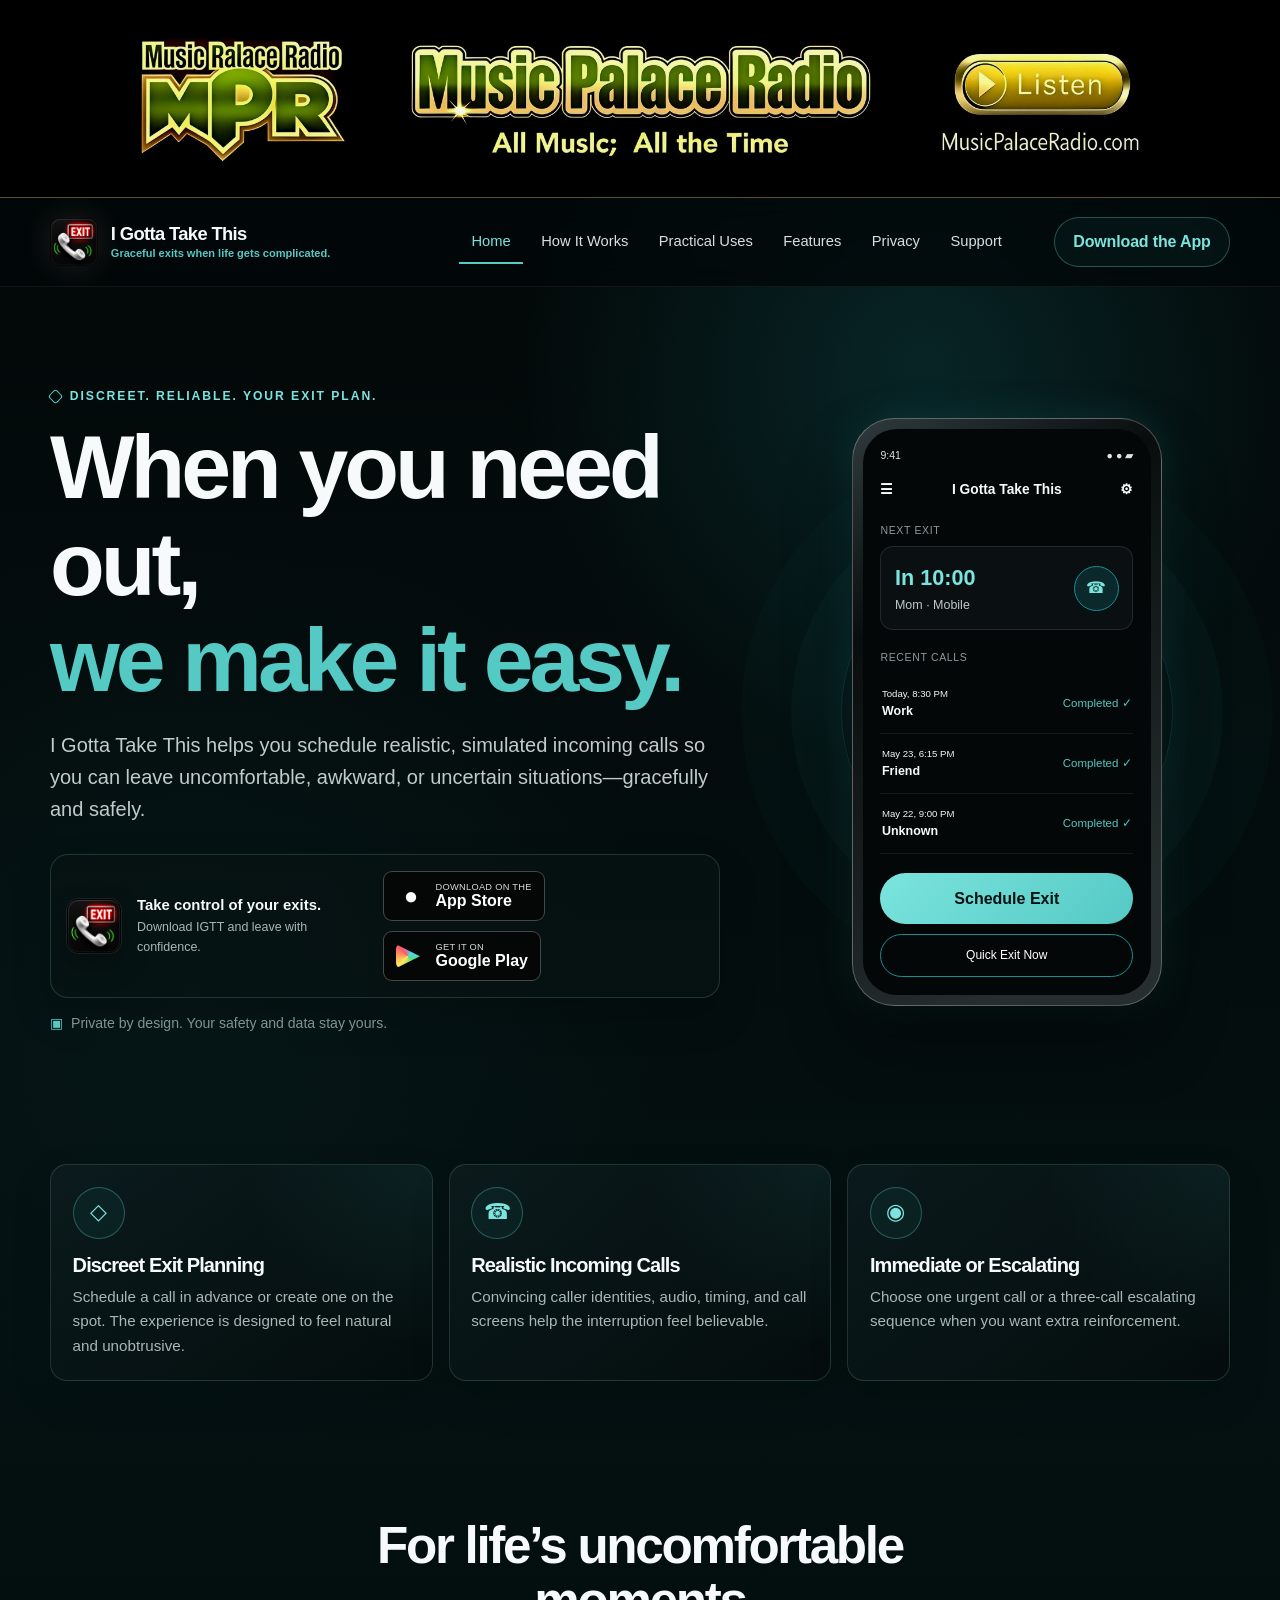
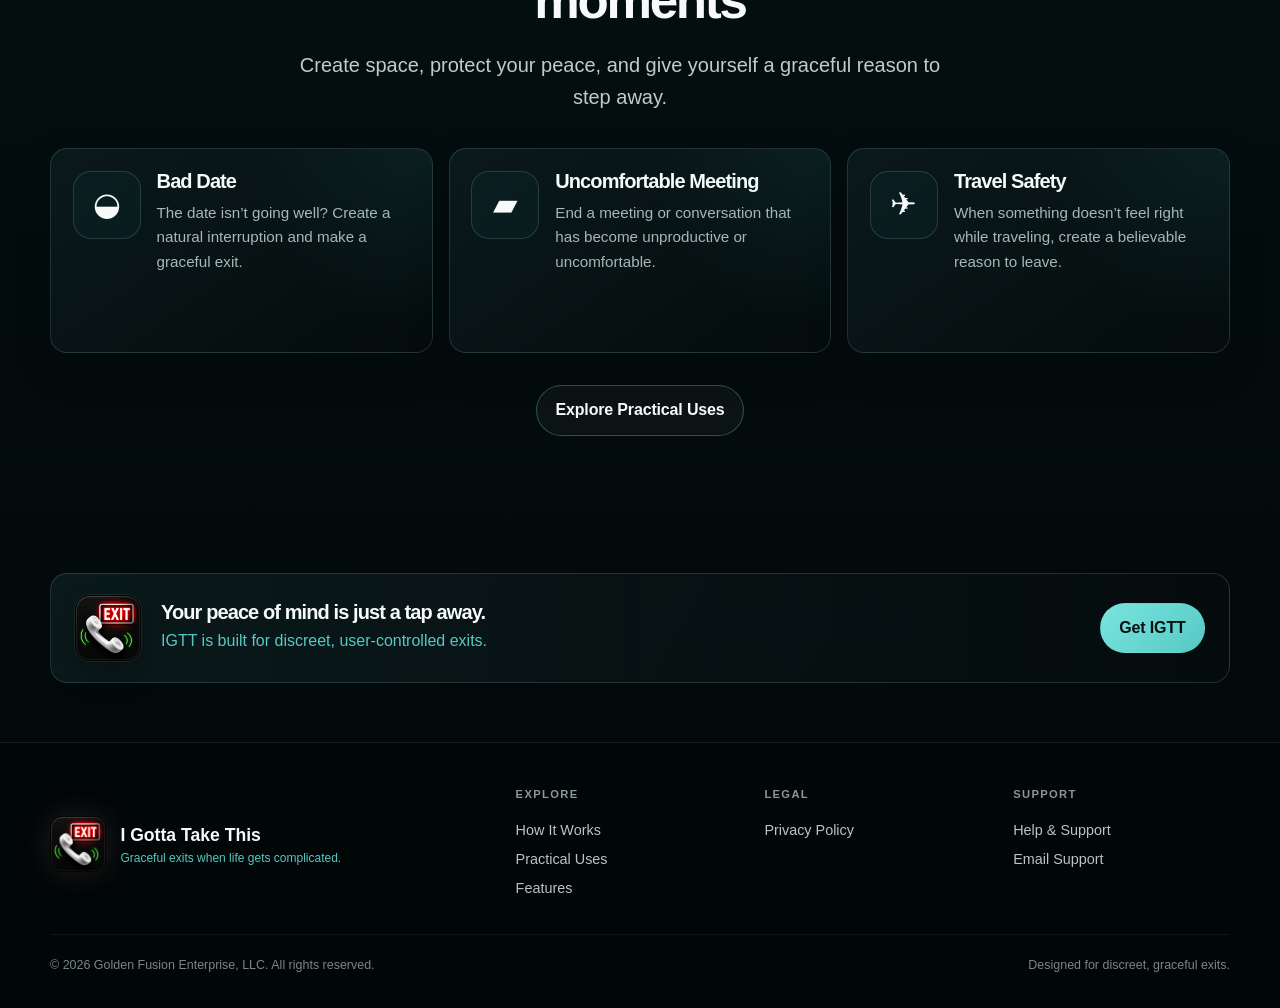
<file: index.html>
<!doctype html>
<html lang="en">
<head>
  <meta charset="utf-8">
  <meta name="viewport" content="width=device-width, initial-scale=1">
  <title>I Gotta Take This | Graceful exits when life gets complicated</title>
  <meta name="description" content="I Gotta Take This helps you schedule realistic simulated incoming calls so you can leave uncomfortable, awkward, or uncertain situations gracefully and safely.">
  <meta name="theme-color" content="#041011">
  <meta property="og:title" content="I Gotta Take This">
  <meta property="og:description" content="Graceful exits when life gets complicated.">
  <meta property="og:type" content="website">
  <meta property="og:url" content="https://igottatakethis.com/">
  <link rel="icon" href="assets/favicon-64.png" type="image/png"><link rel="apple-touch-icon" href="assets/apple-touch-icon.png">
  <link rel="stylesheet" href="styles.css">
  <script src="site.js?v=20261009-store-links" defer></script>
  <!-- Metricool website analytics -->
  <script>function loadScript(a){var b=document.getElementsByTagName("head")[0],c=document.createElement("script");c.type="text/javascript",c.src="https://tracker.metricool.com/resources/be.js",c.onreadystatechange=a,c.onload=a,b.appendChild(c)}loadScript(function(){beTracker.t({hash:"865f861161508ff4e2f3a29f8a209556"})});</script>
</head>
<body>
  <a class="skip-link" href="#main">Skip to content</a>
  <header class="site-header">
    <div class="header-inner">
      <a class="brand" href="index.html" aria-label="I Gotta Take This home">
        <img class="brand-icon" src="assets/igtt-icon.png" alt="">
        <span class="brand-copy"><span class="brand-name">I Gotta Take This</span><span class="brand-tagline">Graceful exits when life gets complicated.</span></span>
      </a>
      <button class="menu-button" type="button" aria-expanded="false" aria-label="Open navigation" data-menu-button>☰</button>
      <nav class="nav" aria-label="Primary" data-menu>
        <a class="active" href="index.html" aria-current="page">Home</a>
        <a href="how-it-works.html">How It Works</a>
        <a href="practical-uses.html">Practical Uses</a>
        <a href="features.html">Features</a>
        <a href="privacy.html">Privacy</a>
        <a href="support.html">Support</a>
      </nav>
      <a class="header-cta" href="#download">Download the App</a>
    </div>
  </header>

  <main id="main">
    <section class="hero">
      <div class="container hero-grid">
        <div class="hero-copy">
          <p class="eyebrow">Discreet. Reliable. Your exit plan.</p>
          <h1>When you need out,<br><span class="accent">we make it easy.</span></h1>
          <p class="lead">I Gotta Take This helps you schedule realistic, simulated incoming calls so you can leave uncomfortable, awkward, or uncertain situations—gracefully and safely.</p>
          <div class="download-card" id="download">
            <img class="app-icon" src="assets/igtt-icon.png" alt="I Gotta Take This app icon">
            <div class="download-copy"><strong>Take control of your exits.</strong><span>Download IGTT and leave with confidence.</span></div>
            <div class="store-badges" aria-label="Download the app">
              <a class="store-badge" href="https://apps.apple.com/us/app/i-gotta-take-this/id6793546098" data-store="apple" target="_blank" rel="noopener">
                <span class="store-symbol" aria-hidden="true">●</span><span><span class="store-small">Download on the</span><span class="store-name">App Store</span></span>
              </a>
              <a class="store-badge" href="https://play.google.com/store/apps/details?id=com.igottatakethis.app" data-store="google" target="_blank" rel="noopener">
                <span class="play-mark" aria-hidden="true"></span><span><span class="store-small">Get it on</span><span class="store-name">Google Play</span></span>
              </a>
            </div>
          </div>
          <p class="privacy-note"><span class="mini-lock" aria-hidden="true">▣</span> Private by design. Your safety and data stay yours.</p>
        </div>

        <div class="phone-stage" aria-label="Illustration of the I Gotta Take This app">
          <div class="phone">
            <div class="phone-screen">
              <div class="phone-status"><span>9:41</span><span>● ● ▰</span></div>
              <div class="phone-title"><span>☰</span><strong>I Gotta Take This</strong><span>⚙</span></div>
              <div class="phone-label">Next Exit</div>
              <div class="next-call"><div><strong>In 10:00</strong><span>Mom · Mobile</span></div><div class="call-button">☎</div></div>
              <div class="recent">
                <div class="phone-label">Recent Calls</div>
                <div class="recent-row"><div><small>Today, 8:30 PM</small><strong>Work</strong></div><span>Completed ✓</span></div>
                <div class="recent-row"><div><small>May 23, 6:15 PM</small><strong>Friend</strong></div><span>Completed ✓</span></div>
                <div class="recent-row"><div><small>May 22, 9:00 PM</small><strong>Unknown</strong></div><span>Completed ✓</span></div>
              </div>
              <div class="phone-main-button">Schedule Exit</div>
              <div class="phone-secondary">Quick Exit Now</div>
            </div>
          </div>
        </div>
      </div>
    </section>

    <section class="section compact">
      <div class="container card-grid three">
        <article class="card feature-card"><div class="icon-badge">◇</div><h3>Discreet Exit Planning</h3><p>Schedule a call in advance or create one on the spot. The experience is designed to feel natural and unobtrusive.</p></article>
        <article class="card feature-card"><div class="icon-badge">☎</div><h3>Realistic Incoming Calls</h3><p>Convincing caller identities, audio, timing, and call screens help the interruption feel believable.</p></article>
        <article class="card feature-card"><div class="icon-badge">◉</div><h3>Immediate or Escalating</h3><p>Choose one urgent call or a three-call escalating sequence when you want extra reinforcement.</p></article>
      </div>
    </section>

    <section class="section compact use-cases">
      <div class="container">
        <div class="section-heading center"><h2>For life’s uncomfortable moments</h2><p class="lead">Create space, protect your peace, and give yourself a graceful reason to step away.</p></div>
        <div class="card-grid three">
          <article class="card use-case-card"><div class="scenario"><div class="scenario-art" aria-hidden="true">◒</div><div><h3>Bad Date</h3><p>The date isn’t going well? Create a natural interruption and make a graceful exit.</p></div></div></article>
          <article class="card use-case-card"><div class="scenario"><div class="scenario-art" aria-hidden="true">▰</div><div><h3>Uncomfortable Meeting</h3><p>End a meeting or conversation that has become unproductive or uncomfortable.</p></div></div></article>
          <article class="card use-case-card"><div class="scenario"><div class="scenario-art" aria-hidden="true">✈</div><div><h3>Travel Safety</h3><p>When something doesn’t feel right while traveling, create a believable reason to leave.</p></div></div></article>
        </div>
        <div class="hero-actions" style="justify-content:center; margin-top:2rem"><a class="button secondary" href="practical-uses.html">Explore Practical Uses</a></div>
      </div>
    </section>

    <section class="section compact">
      <div class="container callout">
        <img class="app-icon" src="assets/igtt-icon.png" alt="">
        <div><h3>Your peace of mind is just a tap away.</h3><p>IGTT is built for discreet, user-controlled exits.</p></div>
        <a class="button primary" href="#download">Get IGTT</a>
      </div>
    </section>
  </main>

  <footer class="site-footer">
    <div class="container">
      <div class="footer-grid">
        <div class="footer-brand"><img class="brand-icon" src="assets/igtt-icon.png" alt=""><div><div class="footer-title">I Gotta Take This</div><div class="footer-tag">Graceful exits when life gets complicated.</div></div></div>
        <div class="footer-col"><h4>Explore</h4><a href="how-it-works.html">How It Works</a><a href="practical-uses.html">Practical Uses</a><a href="features.html">Features</a></div>
        <div class="footer-col"><h4>Legal</h4><a href="privacy.html">Privacy Policy</a></div>
        <div class="footer-col"><h4>Support</h4><a href="support.html">Help & Support</a><a href="mailto:support@igottatakethis.com">Email Support</a></div>
      </div>
      <div class="footer-bottom"><span>© <span data-year>2026</span> Golden Fusion Enterprise, LLC. All rights reserved.</span><span>Designed for discreet, graceful exits.</span></div>
    </div>
  </footer>
</body>
</html>
</file>
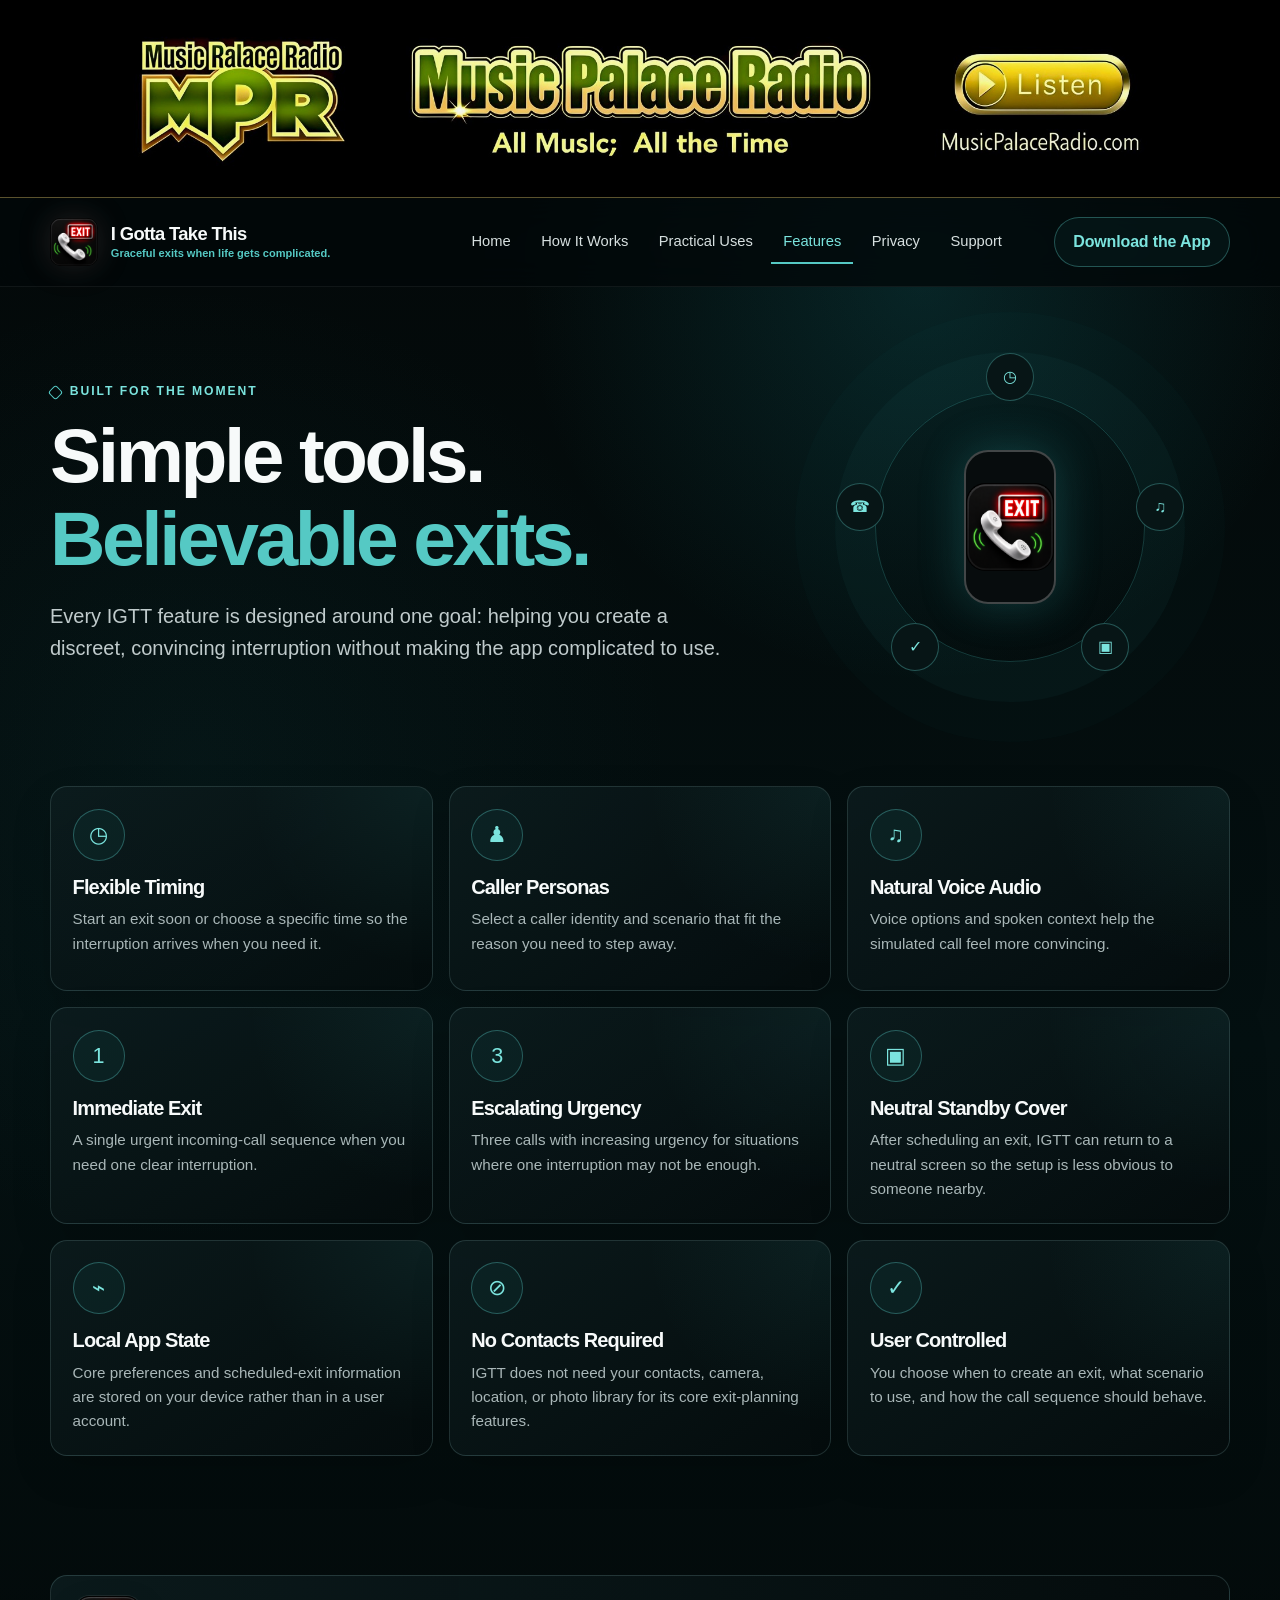
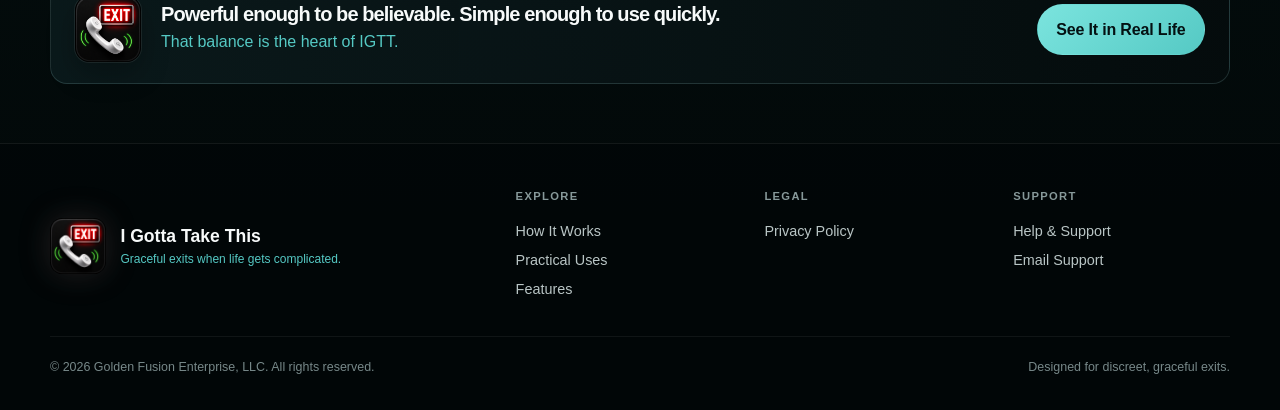
<file: features.html>
<!doctype html>
<html lang="en"><head><meta charset="utf-8"><meta name="viewport" content="width=device-width, initial-scale=1"><title>Features | I Gotta Take This</title><meta name="description" content="Explore the discreet exit-planning, realistic simulated call, voice, timing, and privacy features in I Gotta Take This."><meta name="theme-color" content="#041011"><link rel="icon" href="assets/favicon-64.png" type="image/png"><link rel="apple-touch-icon" href="assets/apple-touch-icon.png"><link rel="stylesheet" href="styles.css"><script src="site.js" defer></script>  <!-- Metricool website analytics -->
  <script>function loadScript(a){var b=document.getElementsByTagName("head")[0],c=document.createElement("script");c.type="text/javascript",c.src="https://tracker.metricool.com/resources/be.js",c.onreadystatechange=a,c.onload=a,b.appendChild(c)}loadScript(function(){beTracker.t({hash:"865f861161508ff4e2f3a29f8a209556"})});</script>
</head>
<body><a class="skip-link" href="#main">Skip to content</a>
<header class="site-header"><div class="header-inner"><a class="brand" href="index.html"><img class="brand-icon" src="assets/igtt-icon.png" alt=""><span class="brand-copy"><span class="brand-name">I Gotta Take This</span><span class="brand-tagline">Graceful exits when life gets complicated.</span></span></a><button class="menu-button" type="button" aria-expanded="false" aria-label="Open navigation" data-menu-button>☰</button><nav class="nav" aria-label="Primary" data-menu><a href="index.html">Home</a><a href="how-it-works.html">How It Works</a><a href="practical-uses.html">Practical Uses</a><a class="active" href="features.html" aria-current="page">Features</a><a href="privacy.html">Privacy</a><a href="support.html">Support</a></nav><a class="header-cta" href="index.html#download">Download the App</a></div></header>
<main id="main">
<section class="page-hero"><div class="container page-hero-grid"><div><p class="eyebrow">Built for the moment</p><h1>Simple tools.<br><span class="accent">Believable exits.</span></h1><p class="lead">Every IGTT feature is designed around one goal: helping you create a discreet, convincing interruption without making the app complicated to use.</p></div><div class="orbit-art" aria-hidden="true"><div class="orbit"><div class="orbit-core"><img src="assets/igtt-icon.png" alt=""></div></div><div class="orbit-node n1">◷</div><div class="orbit-node n2">☎</div><div class="orbit-node n3">♫</div><div class="orbit-node n4">✓</div><div class="orbit-node n5">▣</div></div></div></section>
<section class="section compact"><div class="container card-grid three">
<article class="card feature-card"><div class="icon-badge">◷</div><h3>Flexible Timing</h3><p>Start an exit soon or choose a specific time so the interruption arrives when you need it.</p></article>
<article class="card feature-card"><div class="icon-badge">♟</div><h3>Caller Personas</h3><p>Select a caller identity and scenario that fit the reason you need to step away.</p></article>
<article class="card feature-card"><div class="icon-badge">♫</div><h3>Natural Voice Audio</h3><p>Voice options and spoken context help the simulated call feel more convincing.</p></article>
<article class="card feature-card"><div class="icon-badge">1</div><h3>Immediate Exit</h3><p>A single urgent incoming-call sequence when you need one clear interruption.</p></article>
<article class="card feature-card"><div class="icon-badge">3</div><h3>Escalating Urgency</h3><p>Three calls with increasing urgency for situations where one interruption may not be enough.</p></article>
<article class="card feature-card"><div class="icon-badge">▣</div><h3>Neutral Standby Cover</h3><p>After scheduling an exit, IGTT can return to a neutral screen so the setup is less obvious to someone nearby.</p></article>
<article class="card feature-card"><div class="icon-badge">⌁</div><h3>Local App State</h3><p>Core preferences and scheduled-exit information are stored on your device rather than in a user account.</p></article>
<article class="card feature-card"><div class="icon-badge">⊘</div><h3>No Contacts Required</h3><p>IGTT does not need your contacts, camera, location, or photo library for its core exit-planning features.</p></article>
<article class="card feature-card"><div class="icon-badge">✓</div><h3>User Controlled</h3><p>You choose when to create an exit, what scenario to use, and how the call sequence should behave.</p></article>
</div></section>
<section class="section compact"><div class="container callout"><img class="app-icon" src="assets/igtt-icon.png" alt=""><div><h3>Powerful enough to be believable. Simple enough to use quickly.</h3><p>That balance is the heart of IGTT.</p></div><a class="button primary" href="practical-uses.html">See It in Real Life</a></div></section>
</main>
<footer class="site-footer"><div class="container"><div class="footer-grid"><div class="footer-brand"><img class="brand-icon" src="assets/igtt-icon.png" alt=""><div><div class="footer-title">I Gotta Take This</div><div class="footer-tag">Graceful exits when life gets complicated.</div></div></div><div class="footer-col"><h4>Explore</h4><a href="how-it-works.html">How It Works</a><a href="practical-uses.html">Practical Uses</a><a href="features.html">Features</a></div><div class="footer-col"><h4>Legal</h4><a href="privacy.html">Privacy Policy</a></div><div class="footer-col"><h4>Support</h4><a href="support.html">Help & Support</a><a href="mailto:support@igottatakethis.com">Email Support</a></div></div><div class="footer-bottom"><span>© <span data-year>2026</span> Golden Fusion Enterprise, LLC. All rights reserved.</span><span>Designed for discreet, graceful exits.</span></div></div></footer>
</body></html>
</file>
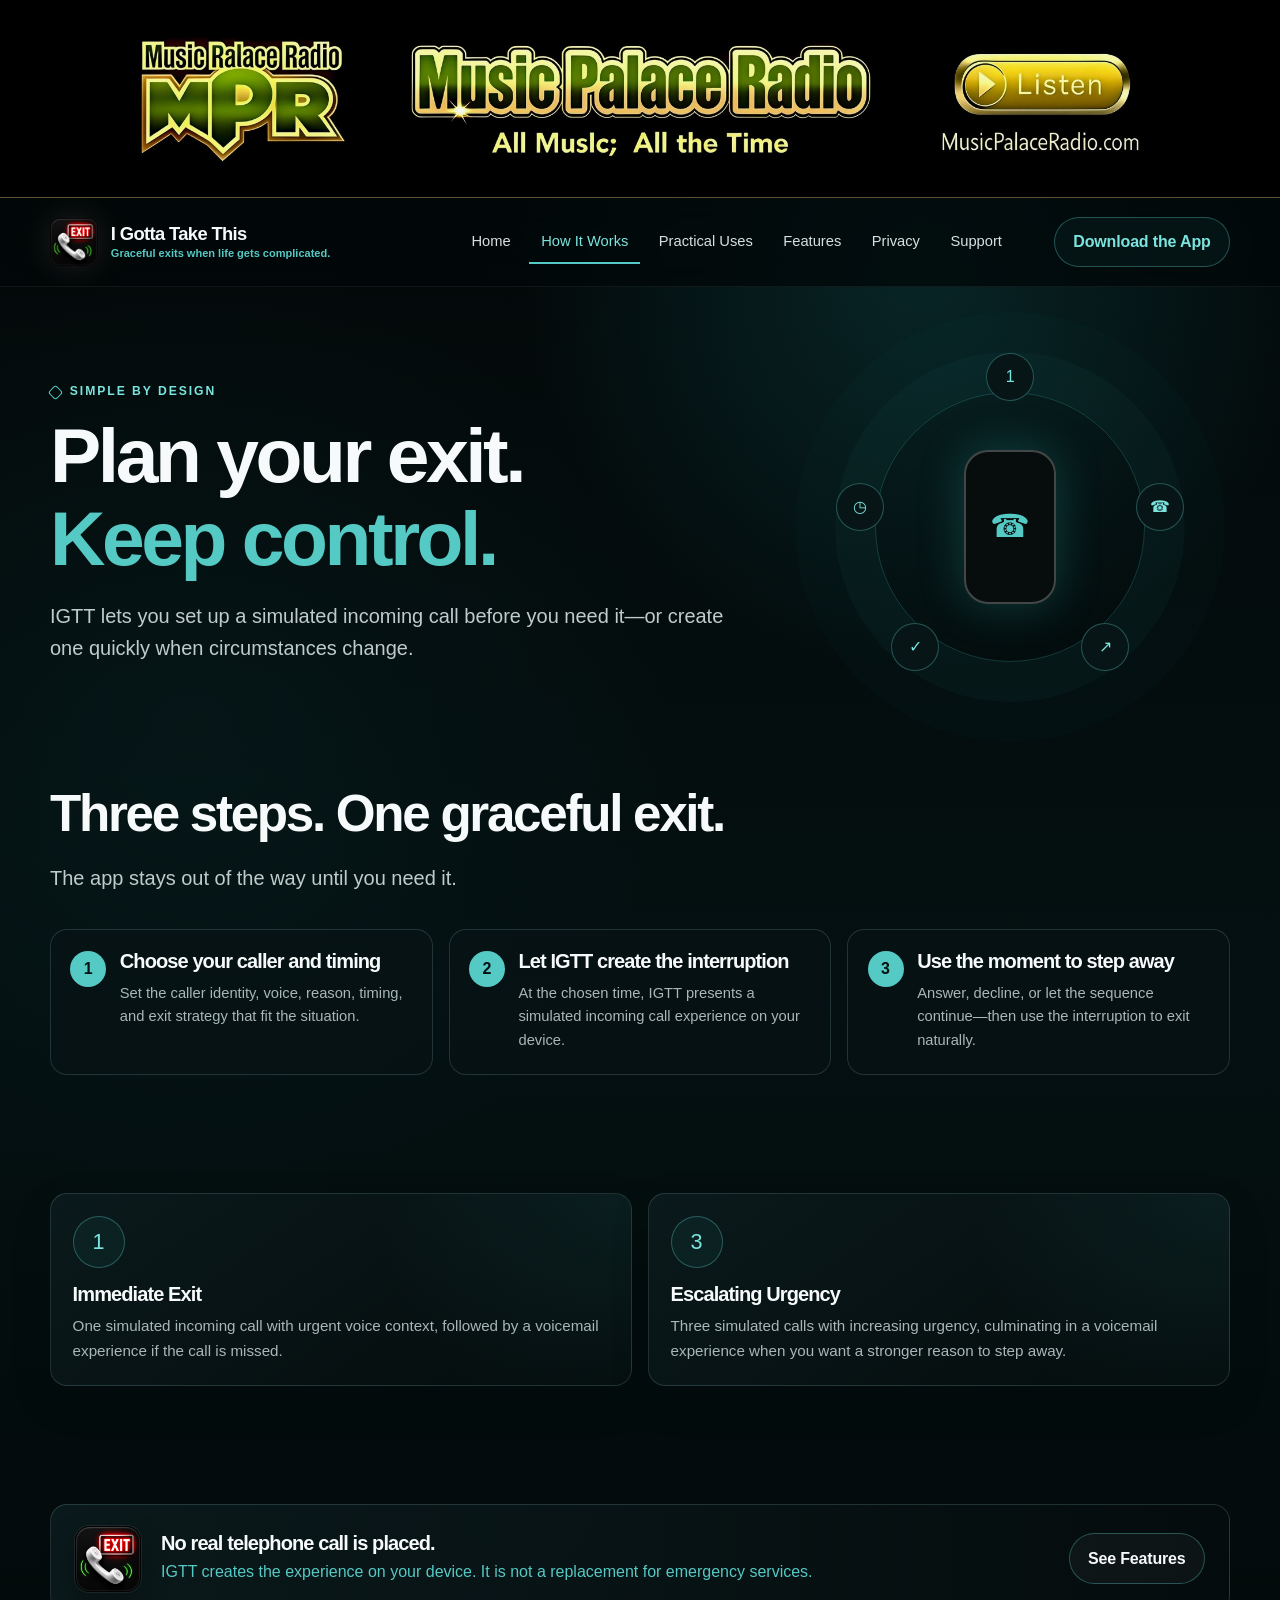
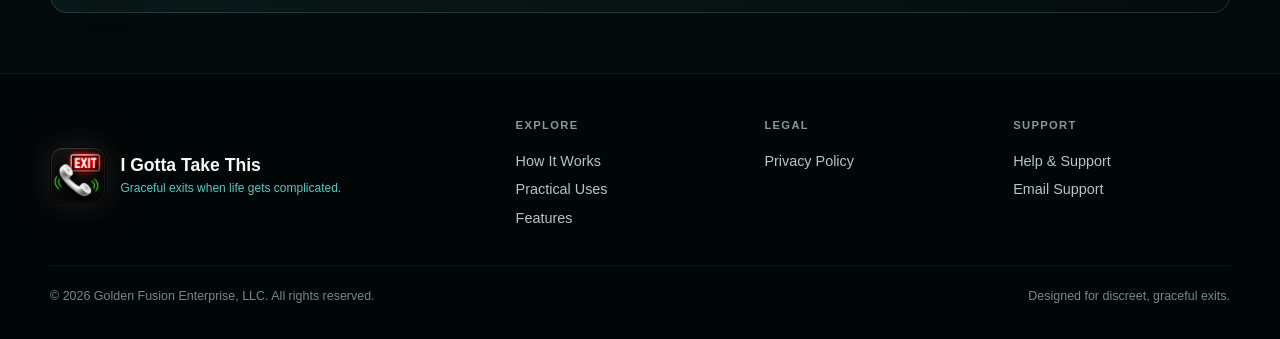
<file: how-it-works.html>
<!doctype html>
<html lang="en">
<head>
  <meta charset="utf-8"><meta name="viewport" content="width=device-width, initial-scale=1">
  <title>How It Works | I Gotta Take This</title>
  <meta name="description" content="See how I Gotta Take This creates realistic, user-initiated simulated incoming calls for graceful exits.">
  <meta name="theme-color" content="#041011"><link rel="icon" href="assets/favicon-64.png" type="image/png"><link rel="apple-touch-icon" href="assets/apple-touch-icon.png"><link rel="stylesheet" href="styles.css"><script src="site.js" defer></script>
  <!-- Metricool website analytics -->
  <script>function loadScript(a){var b=document.getElementsByTagName("head")[0],c=document.createElement("script");c.type="text/javascript",c.src="https://tracker.metricool.com/resources/be.js",c.onreadystatechange=a,c.onload=a,b.appendChild(c)}loadScript(function(){beTracker.t({hash:"865f861161508ff4e2f3a29f8a209556"})});</script>
</head>
<body>
<a class="skip-link" href="#main">Skip to content</a>
<header class="site-header"><div class="header-inner"><a class="brand" href="index.html"><img class="brand-icon" src="assets/igtt-icon.png" alt=""><span class="brand-copy"><span class="brand-name">I Gotta Take This</span><span class="brand-tagline">Graceful exits when life gets complicated.</span></span></a><button class="menu-button" type="button" aria-expanded="false" aria-label="Open navigation" data-menu-button>☰</button><nav class="nav" aria-label="Primary" data-menu><a href="index.html">Home</a><a class="active" href="how-it-works.html" aria-current="page">How It Works</a><a href="practical-uses.html">Practical Uses</a><a href="features.html">Features</a><a href="privacy.html">Privacy</a><a href="support.html">Support</a></nav><a class="header-cta" href="index.html#download">Download the App</a></div></header>
<main id="main">
<section class="page-hero"><div class="container page-hero-grid"><div><p class="eyebrow">Simple by design</p><h1>Plan your exit.<br><span class="accent">Keep control.</span></h1><p class="lead">IGTT lets you set up a simulated incoming call before you need it—or create one quickly when circumstances change.</p></div><div class="orbit-art" aria-hidden="true"><div class="orbit"><div class="orbit-core">☎</div></div><div class="orbit-node n1">1</div><div class="orbit-node n2">◷</div><div class="orbit-node n3">☎</div><div class="orbit-node n4">✓</div><div class="orbit-node n5">↗</div></div></div></section>
<section class="section compact"><div class="container"><div class="section-heading"><h2>Three steps. One graceful exit.</h2><p class="lead">The app stays out of the way until you need it.</p></div><div class="steps"><article class="step"><h3>Choose your caller and timing</h3><p>Set the caller identity, voice, reason, timing, and exit strategy that fit the situation.</p></article><article class="step"><h3>Let IGTT create the interruption</h3><p>At the chosen time, IGTT presents a simulated incoming call experience on your device.</p></article><article class="step"><h3>Use the moment to step away</h3><p>Answer, decline, or let the sequence continue—then use the interruption to exit naturally.</p></article></div></div></section>
<section class="section compact"><div class="container card-grid two"><article class="card"><div class="icon-badge">1</div><h3>Immediate Exit</h3><p>One simulated incoming call with urgent voice context, followed by a voicemail experience if the call is missed.</p></article><article class="card"><div class="icon-badge">3</div><h3>Escalating Urgency</h3><p>Three simulated calls with increasing urgency, culminating in a voicemail experience when you want a stronger reason to step away.</p></article></div></section>
<section class="section compact"><div class="container callout"><img class="app-icon" src="assets/igtt-icon.png" alt=""><div><h3>No real telephone call is placed.</h3><p>IGTT creates the experience on your device. It is not a replacement for emergency services.</p></div><a class="button secondary" href="features.html">See Features</a></div></section>
</main>
<footer class="site-footer"><div class="container"><div class="footer-grid"><div class="footer-brand"><img class="brand-icon" src="assets/igtt-icon.png" alt=""><div><div class="footer-title">I Gotta Take This</div><div class="footer-tag">Graceful exits when life gets complicated.</div></div></div><div class="footer-col"><h4>Explore</h4><a href="how-it-works.html">How It Works</a><a href="practical-uses.html">Practical Uses</a><a href="features.html">Features</a></div><div class="footer-col"><h4>Legal</h4><a href="privacy.html">Privacy Policy</a></div><div class="footer-col"><h4>Support</h4><a href="support.html">Help & Support</a><a href="mailto:support@igottatakethis.com">Email Support</a></div></div><div class="footer-bottom"><span>© <span data-year>2026</span> Golden Fusion Enterprise, LLC. All rights reserved.</span><span>Designed for discreet, graceful exits.</span></div></div></footer>
</body></html>
</file>
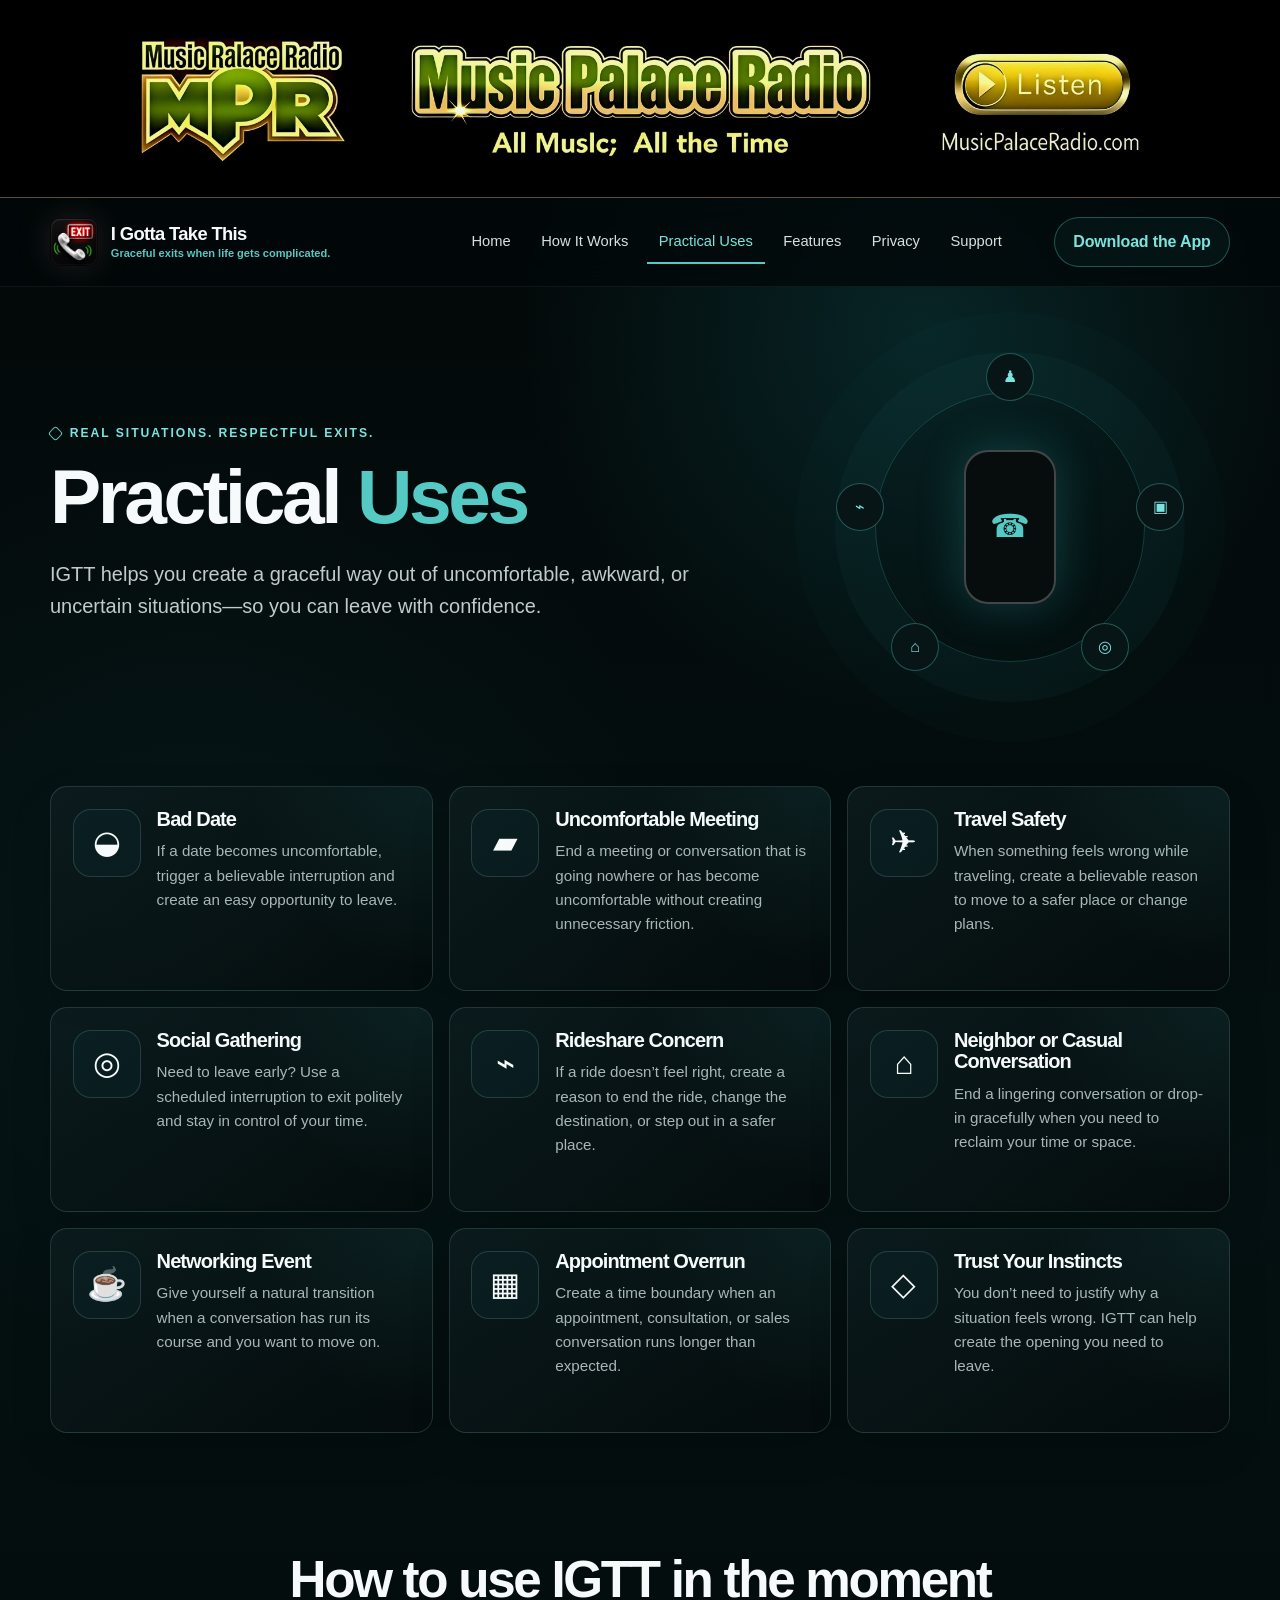
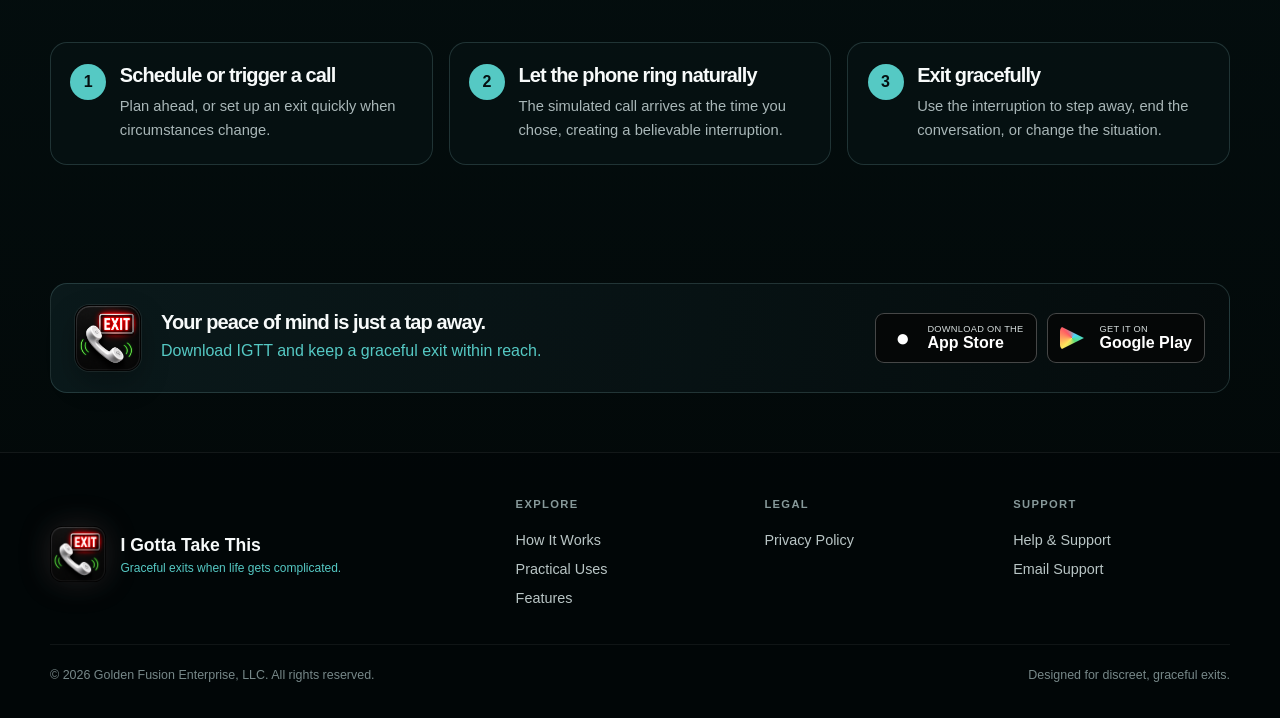
<file: practical-uses.html>
<!doctype html>
<html lang="en"><head><meta charset="utf-8"><meta name="viewport" content="width=device-width, initial-scale=1"><title>Practical Uses | I Gotta Take This</title><meta name="description" content="Real situations where I Gotta Take This can help create a respectful, believable reason to step away."><meta name="theme-color" content="#041011"><link rel="icon" href="assets/favicon-64.png" type="image/png"><link rel="apple-touch-icon" href="assets/apple-touch-icon.png"><link rel="stylesheet" href="styles.css"><script src="site.js?v=20261009-store-links" defer></script>  <!-- Metricool website analytics -->
  <script>function loadScript(a){var b=document.getElementsByTagName("head")[0],c=document.createElement("script");c.type="text/javascript",c.src="https://tracker.metricool.com/resources/be.js",c.onreadystatechange=a,c.onload=a,b.appendChild(c)}loadScript(function(){beTracker.t({hash:"865f861161508ff4e2f3a29f8a209556"})});</script>
</head>
<body><a class="skip-link" href="#main">Skip to content</a>
<header class="site-header"><div class="header-inner"><a class="brand" href="index.html"><img class="brand-icon" src="assets/igtt-icon.png" alt=""><span class="brand-copy"><span class="brand-name">I Gotta Take This</span><span class="brand-tagline">Graceful exits when life gets complicated.</span></span></a><button class="menu-button" type="button" aria-expanded="false" aria-label="Open navigation" data-menu-button>☰</button><nav class="nav" aria-label="Primary" data-menu><a href="index.html">Home</a><a href="how-it-works.html">How It Works</a><a class="active" href="practical-uses.html" aria-current="page">Practical Uses</a><a href="features.html">Features</a><a href="privacy.html">Privacy</a><a href="support.html">Support</a></nav><a class="header-cta" href="index.html#download">Download the App</a></div></header>
<main id="main">
<section class="page-hero"><div class="container page-hero-grid"><div><p class="eyebrow">Real situations. Respectful exits.</p><h1>Practical <span class="accent">Uses</span></h1><p class="lead">IGTT helps you create a graceful way out of uncomfortable, awkward, or uncertain situations—so you can leave with confidence.</p></div><div class="orbit-art" aria-hidden="true"><div class="orbit"><div class="orbit-core">☎</div></div><div class="orbit-node n1">♟</div><div class="orbit-node n2">⌁</div><div class="orbit-node n3">▣</div><div class="orbit-node n4">⌂</div><div class="orbit-node n5">◎</div></div></div></section>
<section class="section compact"><div class="container card-grid three">
<article class="card use-case-card"><div class="scenario"><div class="scenario-art">◒</div><div><h3>Bad Date</h3><p>If a date becomes uncomfortable, trigger a believable interruption and create an easy opportunity to leave.</p></div></div></article>
<article class="card use-case-card"><div class="scenario"><div class="scenario-art">▰</div><div><h3>Uncomfortable Meeting</h3><p>End a meeting or conversation that is going nowhere or has become uncomfortable without creating unnecessary friction.</p></div></div></article>
<article class="card use-case-card"><div class="scenario"><div class="scenario-art">✈</div><div><h3>Travel Safety</h3><p>When something feels wrong while traveling, create a believable reason to move to a safer place or change plans.</p></div></div></article>
<article class="card use-case-card"><div class="scenario"><div class="scenario-art">◎</div><div><h3>Social Gathering</h3><p>Need to leave early? Use a scheduled interruption to exit politely and stay in control of your time.</p></div></div></article>
<article class="card use-case-card"><div class="scenario"><div class="scenario-art">⌁</div><div><h3>Rideshare Concern</h3><p>If a ride doesn’t feel right, create a reason to end the ride, change the destination, or step out in a safer place.</p></div></div></article>
<article class="card use-case-card"><div class="scenario"><div class="scenario-art">⌂</div><div><h3>Neighbor or Casual Conversation</h3><p>End a lingering conversation or drop-in gracefully when you need to reclaim your time or space.</p></div></div></article>
<article class="card use-case-card"><div class="scenario"><div class="scenario-art">☕</div><div><h3>Networking Event</h3><p>Give yourself a natural transition when a conversation has run its course and you want to move on.</p></div></div></article>
<article class="card use-case-card"><div class="scenario"><div class="scenario-art">▦</div><div><h3>Appointment Overrun</h3><p>Create a time boundary when an appointment, consultation, or sales conversation runs longer than expected.</p></div></div></article>
<article class="card use-case-card"><div class="scenario"><div class="scenario-art">◇</div><div><h3>Trust Your Instincts</h3><p>You don’t need to justify why a situation feels wrong. IGTT can help create the opening you need to leave.</p></div></div></article>
</div></section>
<section class="section compact"><div class="container"><div class="section-heading center"><h2>How to use IGTT in the moment</h2></div><div class="steps"><article class="step"><h3>Schedule or trigger a call</h3><p>Plan ahead, or set up an exit quickly when circumstances change.</p></article><article class="step"><h3>Let the phone ring naturally</h3><p>The simulated call arrives at the time you chose, creating a believable interruption.</p></article><article class="step"><h3>Exit gracefully</h3><p>Use the interruption to step away, end the conversation, or change the situation.</p></article></div></div></section>
<section class="section compact"><div class="container callout"><img class="app-icon" src="assets/igtt-icon.png" alt="I Gotta Take This icon"><div><h3>Your peace of mind is just a tap away.</h3><p>Download IGTT and keep a graceful exit within reach.</p></div><div class="store-badges"><a class="store-badge" href="https://apps.apple.com/us/app/i-gotta-take-this/id6793546098" data-store="apple" target="_blank" rel="noopener"><span class="store-symbol">●</span><span><span class="store-small">Download on the</span><span class="store-name">App Store</span></span></a><a class="store-badge" href="https://play.google.com/store/apps/details?id=com.igottatakethis.app" data-store="google" target="_blank" rel="noopener"><span class="play-mark"></span><span><span class="store-small">Get it on</span><span class="store-name">Google Play</span></span></a></div></div></section>
</main>
<footer class="site-footer"><div class="container"><div class="footer-grid"><div class="footer-brand"><img class="brand-icon" src="assets/igtt-icon.png" alt=""><div><div class="footer-title">I Gotta Take This</div><div class="footer-tag">Graceful exits when life gets complicated.</div></div></div><div class="footer-col"><h4>Explore</h4><a href="how-it-works.html">How It Works</a><a href="practical-uses.html">Practical Uses</a><a href="features.html">Features</a></div><div class="footer-col"><h4>Legal</h4><a href="privacy.html">Privacy Policy</a></div><div class="footer-col"><h4>Support</h4><a href="support.html">Help & Support</a><a href="mailto:support@igottatakethis.com">Email Support</a></div></div><div class="footer-bottom"><span>© <span data-year>2026</span> Golden Fusion Enterprise, LLC. All rights reserved.</span><span>Designed for discreet, graceful exits.</span></div></div></footer>
</body></html>
</file>
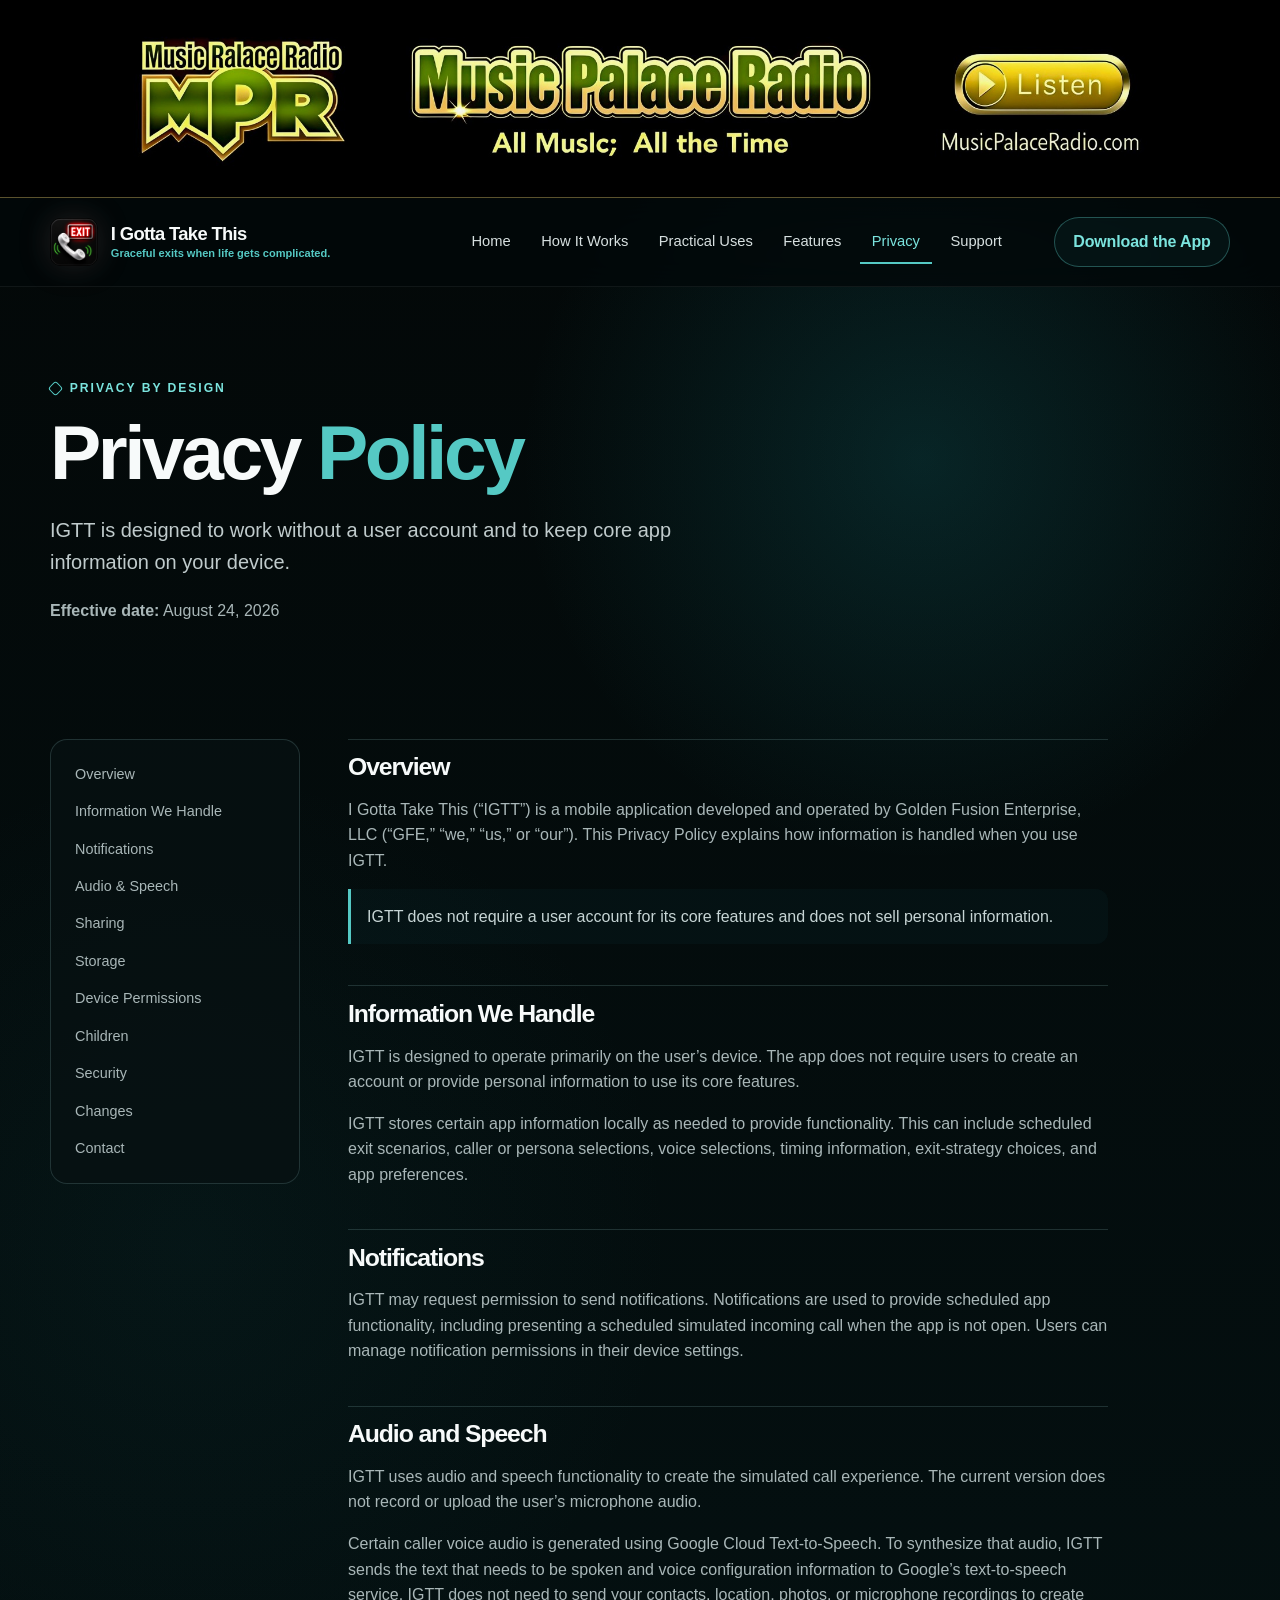
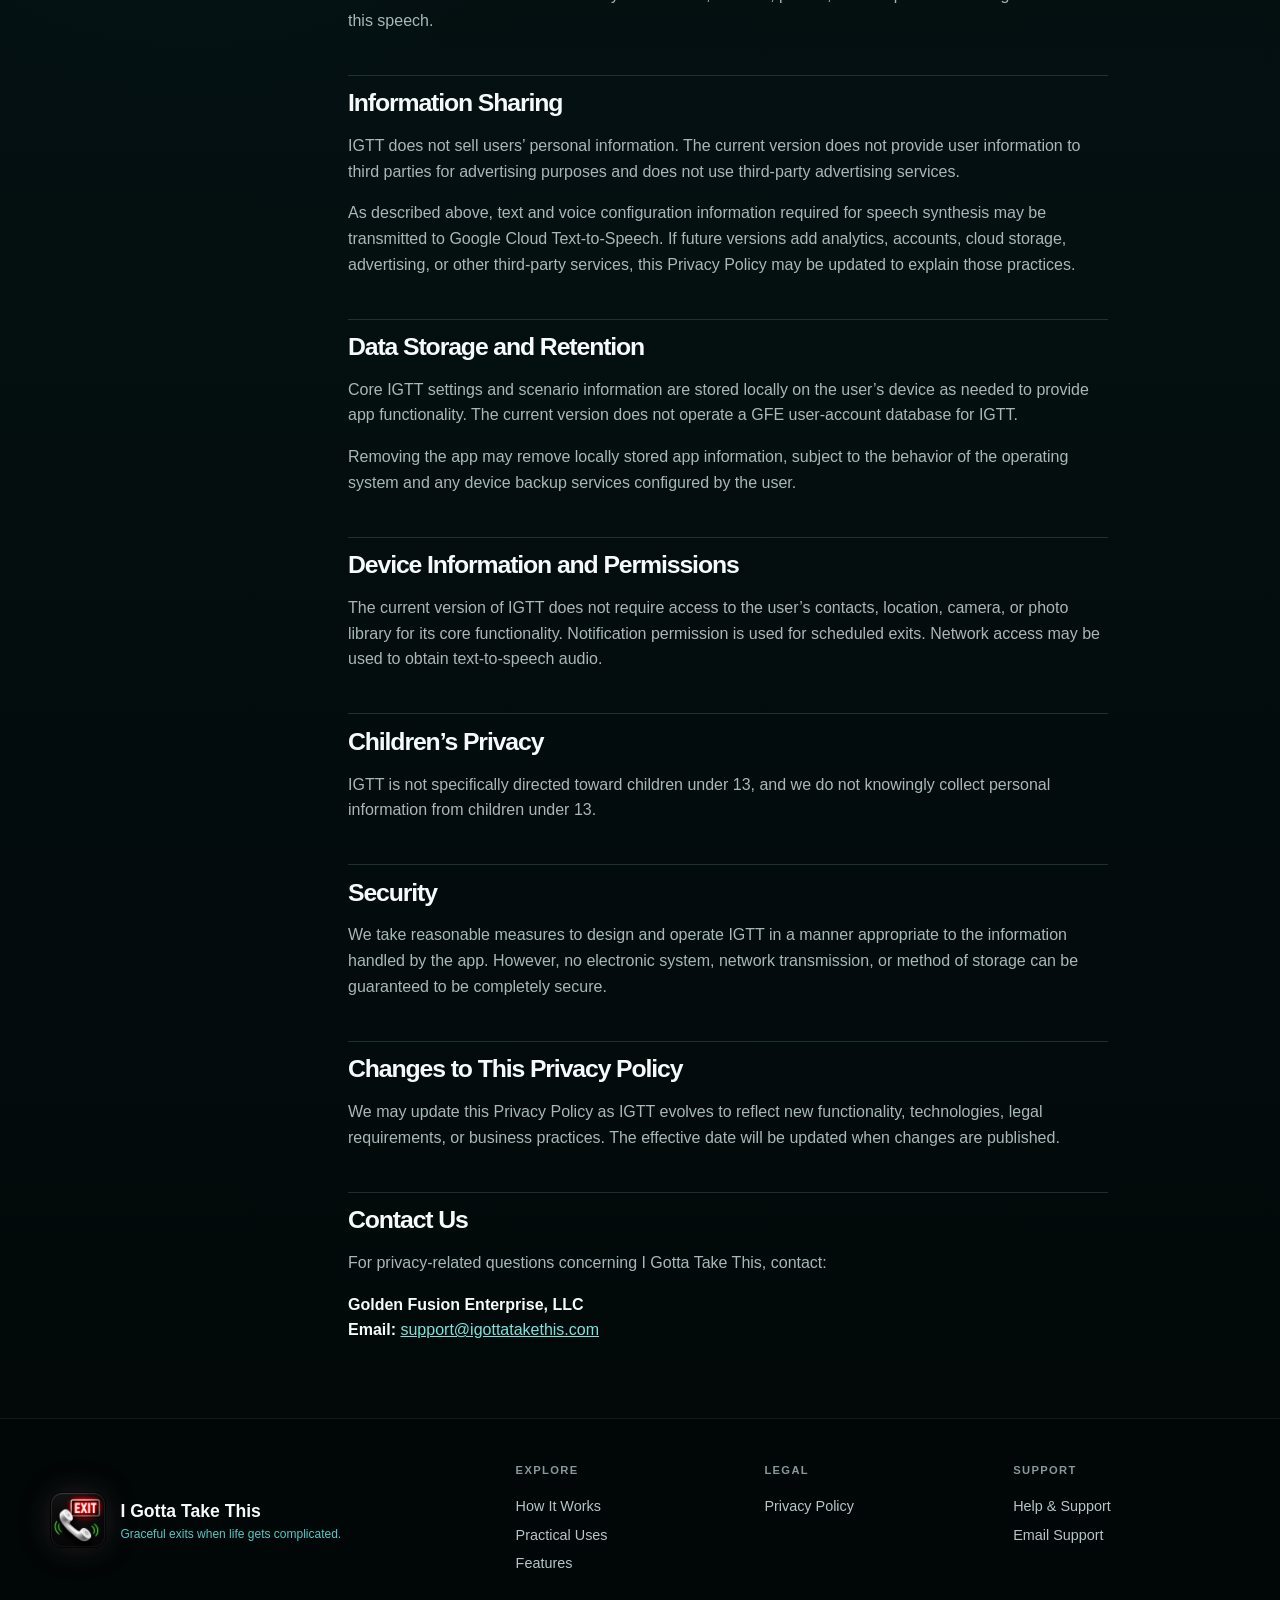
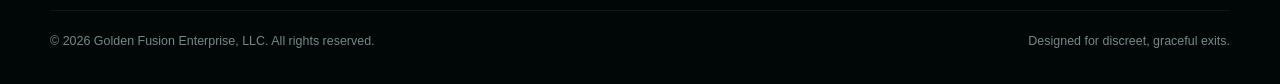
<file: privacy.html>
<!doctype html>
<html lang="en"><head><meta charset="utf-8"><meta name="viewport" content="width=device-width, initial-scale=1"><title>Privacy Policy | I Gotta Take This</title><meta name="description" content="Privacy policy for the I Gotta Take This mobile app from Golden Fusion Enterprise, LLC."><meta name="theme-color" content="#041011"><link rel="icon" href="assets/favicon-64.png" type="image/png"><link rel="apple-touch-icon" href="assets/apple-touch-icon.png"><link rel="stylesheet" href="styles.css"><script src="site.js" defer></script>  <!-- Metricool website analytics -->
  <script>function loadScript(a){var b=document.getElementsByTagName("head")[0],c=document.createElement("script");c.type="text/javascript",c.src="https://tracker.metricool.com/resources/be.js",c.onreadystatechange=a,c.onload=a,b.appendChild(c)}loadScript(function(){beTracker.t({hash:"865f861161508ff4e2f3a29f8a209556"})});</script>
</head>
<body><a class="skip-link" href="#main">Skip to content</a>
<header class="site-header"><div class="header-inner"><a class="brand" href="index.html"><img class="brand-icon" src="assets/igtt-icon.png" alt=""><span class="brand-copy"><span class="brand-name">I Gotta Take This</span><span class="brand-tagline">Graceful exits when life gets complicated.</span></span></a><button class="menu-button" type="button" aria-expanded="false" aria-label="Open navigation" data-menu-button>☰</button><nav class="nav" aria-label="Primary" data-menu><a href="index.html">Home</a><a href="how-it-works.html">How It Works</a><a href="practical-uses.html">Practical Uses</a><a href="features.html">Features</a><a class="active" href="privacy.html" aria-current="page">Privacy</a><a href="support.html">Support</a></nav><a class="header-cta" href="index.html#download">Download the App</a></div></header>
<main id="main">
<section class="page-hero"><div class="container"><p class="eyebrow">Privacy by design</p><h1>Privacy <span class="accent">Policy</span></h1><p class="lead">IGTT is designed to work without a user account and to keep core app information on your device.</p><p class="muted"><strong>Effective date:</strong> August 24, 2026</p></div></section>
<section class="section compact"><div class="container prose-wrap">
<nav class="prose-nav" aria-label="Privacy policy sections"><a href="#overview">Overview</a><a href="#information">Information We Handle</a><a href="#notifications">Notifications</a><a href="#speech">Audio & Speech</a><a href="#sharing">Sharing</a><a href="#storage">Storage</a><a href="#permissions">Device Permissions</a><a href="#children">Children</a><a href="#security">Security</a><a href="#changes">Changes</a><a href="#contact">Contact</a></nav>
<div class="prose">
<h2 id="overview">Overview</h2><p>I Gotta Take This (“IGTT”) is a mobile application developed and operated by Golden Fusion Enterprise, LLC (“GFE,” “we,” “us,” or “our”). This Privacy Policy explains how information is handled when you use IGTT.</p>
<div class="notice">IGTT does not require a user account for its core features and does not sell personal information.</div>
<h2 id="information">Information We Handle</h2><p>IGTT is designed to operate primarily on the user’s device. The app does not require users to create an account or provide personal information to use its core features.</p><p>IGTT stores certain app information locally as needed to provide functionality. This can include scheduled exit scenarios, caller or persona selections, voice selections, timing information, exit-strategy choices, and app preferences.</p>
<h2 id="notifications">Notifications</h2><p>IGTT may request permission to send notifications. Notifications are used to provide scheduled app functionality, including presenting a scheduled simulated incoming call when the app is not open. Users can manage notification permissions in their device settings.</p>
<h2 id="speech">Audio and Speech</h2><p>IGTT uses audio and speech functionality to create the simulated call experience. The current version does not record or upload the user’s microphone audio.</p><p>Certain caller voice audio is generated using Google Cloud Text-to-Speech. To synthesize that audio, IGTT sends the text that needs to be spoken and voice configuration information to Google’s text-to-speech service. IGTT does not need to send your contacts, location, photos, or microphone recordings to create this speech.</p>
<h2 id="sharing">Information Sharing</h2><p>IGTT does not sell users’ personal information. The current version does not provide user information to third parties for advertising purposes and does not use third-party advertising services.</p><p>As described above, text and voice configuration information required for speech synthesis may be transmitted to Google Cloud Text-to-Speech. If future versions add analytics, accounts, cloud storage, advertising, or other third-party services, this Privacy Policy may be updated to explain those practices.</p>
<h2 id="storage">Data Storage and Retention</h2><p>Core IGTT settings and scenario information are stored locally on the user’s device as needed to provide app functionality. The current version does not operate a GFE user-account database for IGTT.</p><p>Removing the app may remove locally stored app information, subject to the behavior of the operating system and any device backup services configured by the user.</p>
<h2 id="permissions">Device Information and Permissions</h2><p>The current version of IGTT does not require access to the user’s contacts, location, camera, or photo library for its core functionality. Notification permission is used for scheduled exits. Network access may be used to obtain text-to-speech audio.</p>
<h2 id="children">Children’s Privacy</h2><p>IGTT is not specifically directed toward children under 13, and we do not knowingly collect personal information from children under 13.</p>
<h2 id="security">Security</h2><p>We take reasonable measures to design and operate IGTT in a manner appropriate to the information handled by the app. However, no electronic system, network transmission, or method of storage can be guaranteed to be completely secure.</p>
<h2 id="changes">Changes to This Privacy Policy</h2><p>We may update this Privacy Policy as IGTT evolves to reflect new functionality, technologies, legal requirements, or business practices. The effective date will be updated when changes are published.</p>
<h2 id="contact">Contact Us</h2><p>For privacy-related questions concerning I Gotta Take This, contact:</p><p><strong>Golden Fusion Enterprise, LLC</strong><br><strong>Email:</strong> <a href="mailto:support@igottatakethis.com">support@igottatakethis.com</a></p>
</div></div></section>
</main>
<footer class="site-footer"><div class="container"><div class="footer-grid"><div class="footer-brand"><img class="brand-icon" src="assets/igtt-icon.png" alt=""><div><div class="footer-title">I Gotta Take This</div><div class="footer-tag">Graceful exits when life gets complicated.</div></div></div><div class="footer-col"><h4>Explore</h4><a href="how-it-works.html">How It Works</a><a href="practical-uses.html">Practical Uses</a><a href="features.html">Features</a></div><div class="footer-col"><h4>Legal</h4><a href="privacy.html">Privacy Policy</a></div><div class="footer-col"><h4>Support</h4><a href="support.html">Help & Support</a><a href="mailto:support@igottatakethis.com">Email Support</a></div></div><div class="footer-bottom"><span>© <span data-year>2026</span> Golden Fusion Enterprise, LLC. All rights reserved.</span><span>Designed for discreet, graceful exits.</span></div></div></footer>
</body></html>
</file>
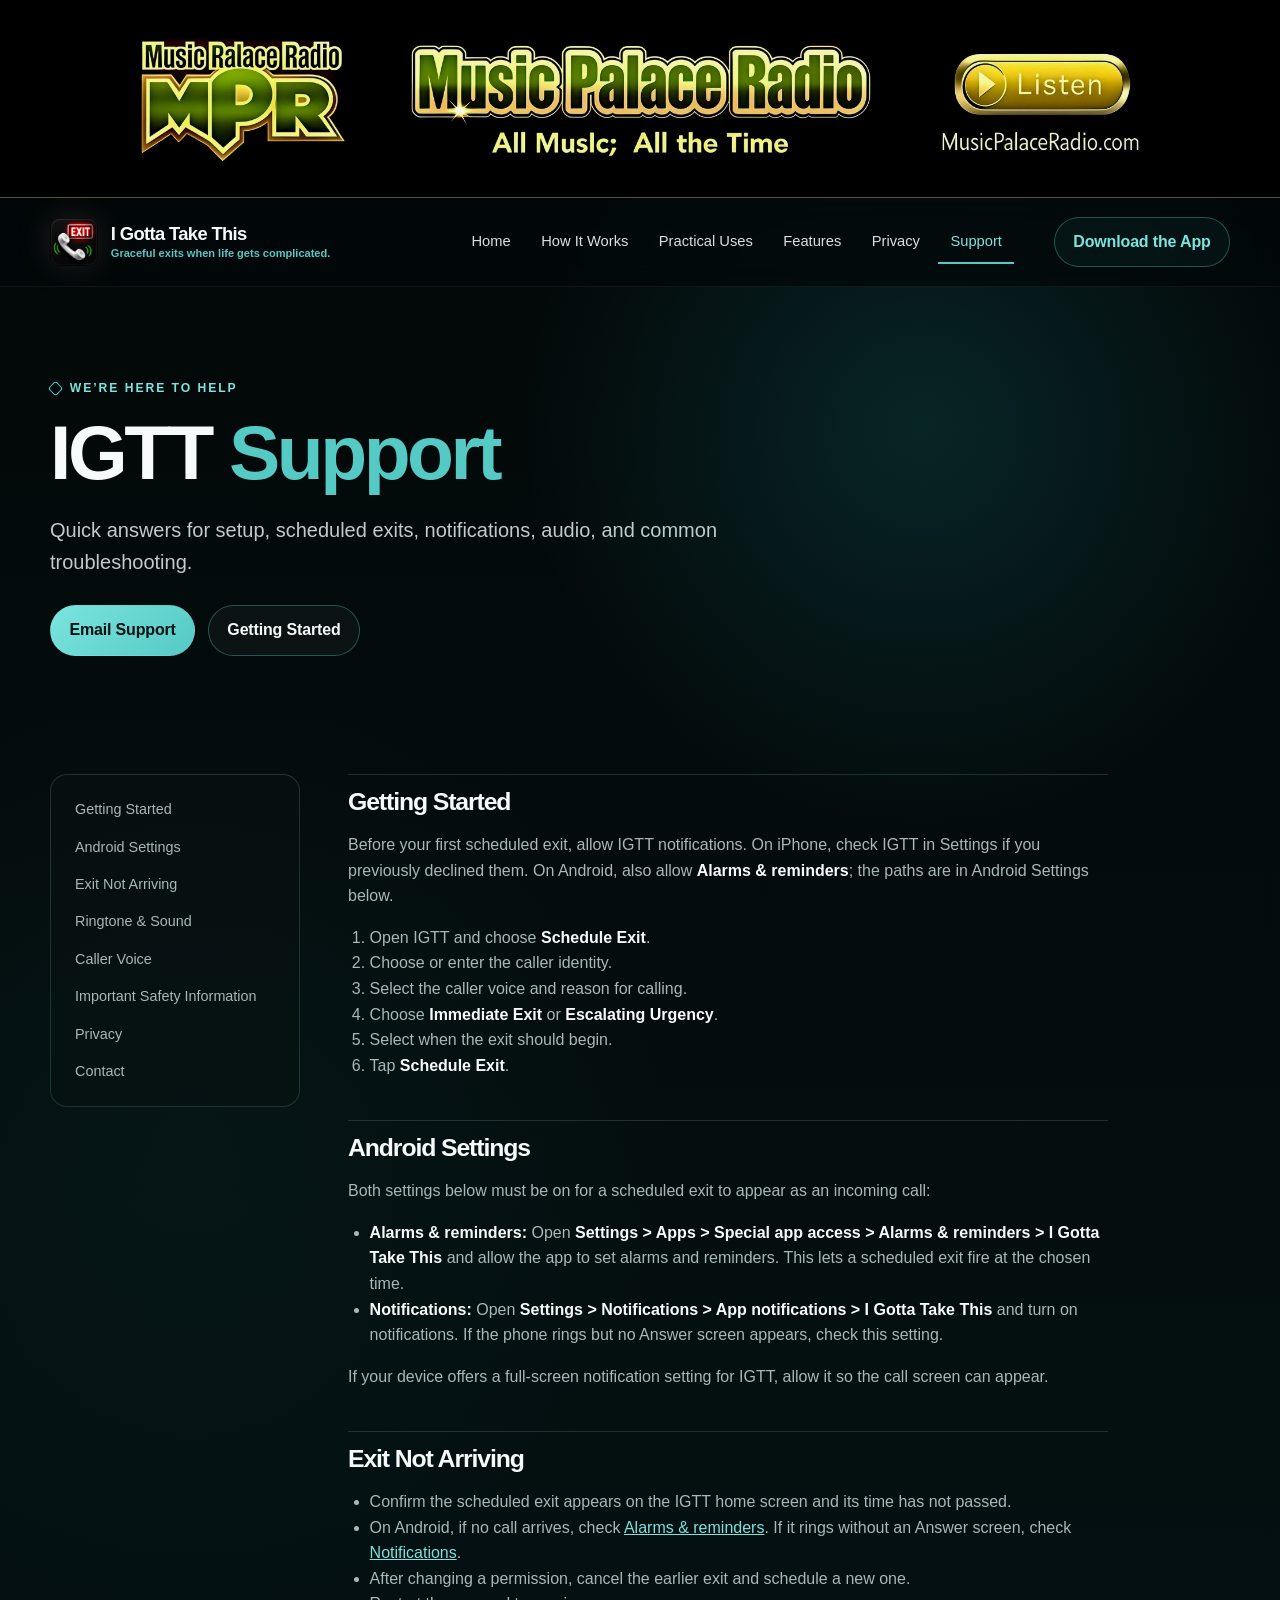
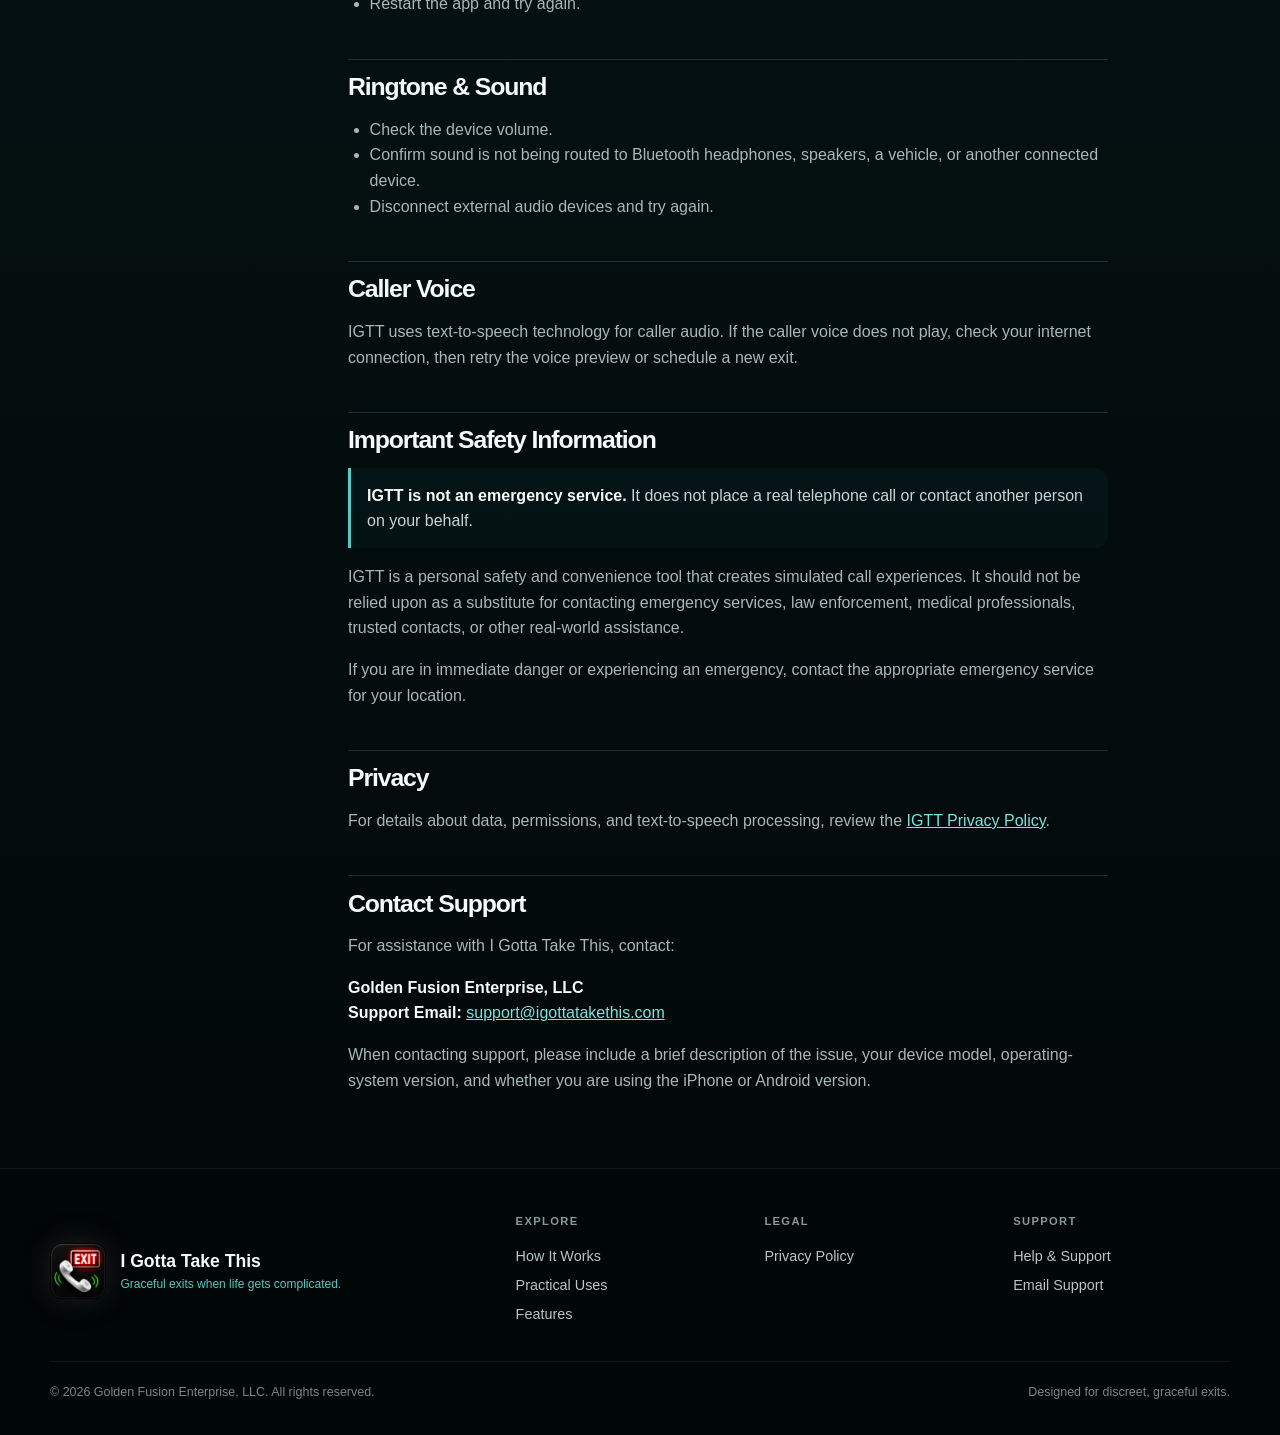
<file: support.html>
<!doctype html>
<html lang="en"><head><meta charset="utf-8"><meta name="viewport" content="width=device-width, initial-scale=1"><title>Support | I Gotta Take This</title><meta name="description" content="Help and support for I Gotta Take This on iPhone and Android."><meta name="theme-color" content="#041011"><link rel="icon" href="assets/favicon-64.png" type="image/png"><link rel="apple-touch-icon" href="assets/apple-touch-icon.png"><link rel="stylesheet" href="styles.css"><script src="site.js" defer></script>  <!-- Metricool website analytics -->
  <script>function loadScript(a){var b=document.getElementsByTagName("head")[0],c=document.createElement("script");c.type="text/javascript",c.src="https://tracker.metricool.com/resources/be.js",c.onreadystatechange=a,c.onload=a,b.appendChild(c)}loadScript(function(){beTracker.t({hash:"865f861161508ff4e2f3a29f8a209556"})});</script>
</head>
<body><a class="skip-link" href="#main">Skip to content</a>
<header class="site-header"><div class="header-inner"><a class="brand" href="index.html"><img class="brand-icon" src="assets/igtt-icon.png" alt=""><span class="brand-copy"><span class="brand-name">I Gotta Take This</span><span class="brand-tagline">Graceful exits when life gets complicated.</span></span></a><button class="menu-button" type="button" aria-expanded="false" aria-label="Open navigation" data-menu-button>☰</button><nav class="nav" aria-label="Primary" data-menu><a href="index.html">Home</a><a href="how-it-works.html">How It Works</a><a href="practical-uses.html">Practical Uses</a><a href="features.html">Features</a><a href="privacy.html">Privacy</a><a class="active" href="support.html" aria-current="page">Support</a></nav><a class="header-cta" href="index.html#download">Download the App</a></div></header>
<main id="main">
<section class="page-hero"><div class="container"><p class="eyebrow">We’re here to help</p><h1>IGTT <span class="accent">Support</span></h1><p class="lead">Quick answers for setup, scheduled exits, notifications, audio, and common troubleshooting.</p><div class="hero-actions"><a class="button primary" href="mailto:support@igottatakethis.com">Email Support</a><a class="button secondary" href="#getting-started">Getting Started</a></div></div></section>
<section class="section compact"><div class="container prose-wrap">
<nav class="prose-nav" aria-label="Support sections"><a href="#getting-started">Getting Started</a><a href="#notifications">Android Settings</a><a href="#not-arriving">Exit Not Arriving</a><a href="#audio">Ringtone &amp; Sound</a><a href="#voice">Caller Voice</a><a href="#important">Important Safety Information</a><a href="#privacy">Privacy</a><a href="#contact">Contact</a></nav>
<div class="prose">
<h2 id="getting-started">Getting Started</h2><p>Before your first scheduled exit, allow IGTT notifications. On iPhone, check IGTT in Settings if you previously declined them. On Android, also allow <strong>Alarms &amp; reminders</strong>; the paths are in Android Settings below.</p><ol><li>Open IGTT and choose <strong>Schedule Exit</strong>.</li><li>Choose or enter the caller identity.</li><li>Select the caller voice and reason for calling.</li><li>Choose <strong>Immediate Exit</strong> or <strong>Escalating Urgency</strong>.</li><li>Select when the exit should begin.</li><li>Tap <strong>Schedule Exit</strong>.</li></ol>
<h2 id="notifications">Android Settings</h2><p>Both settings below must be on for a scheduled exit to appear as an incoming call:</p><ul><li><strong>Alarms &amp; reminders:</strong> Open <strong>Settings &gt; Apps &gt; Special app access &gt; Alarms &amp; reminders &gt; I Gotta Take This</strong> and allow the app to set alarms and reminders. This lets a scheduled exit fire at the chosen time.</li><li><strong>Notifications:</strong> Open <strong>Settings &gt; Notifications &gt; App notifications &gt; I Gotta Take This</strong> and turn on notifications. If the phone rings but no Answer screen appears, check this setting.</li></ul><p>If your device offers a full-screen notification setting for IGTT, allow it so the call screen can appear.</p>
<h2 id="not-arriving">Exit Not Arriving</h2><ul><li>Confirm the scheduled exit appears on the IGTT home screen and its time has not passed.</li><li>On Android, if no call arrives, check <a href="#notifications">Alarms &amp; reminders</a>. If it rings without an Answer screen, check <a href="#notifications">Notifications</a>.</li><li>After changing a permission, cancel the earlier exit and schedule a new one.</li><li>Restart the app and try again.</li></ul>
<h2 id="audio">Ringtone &amp; Sound</h2><ul><li>Check the device volume.</li><li>Confirm sound is not being routed to Bluetooth headphones, speakers, a vehicle, or another connected device.</li><li>Disconnect external audio devices and try again.</li></ul>
<h2 id="voice">Caller Voice</h2><p>IGTT uses text-to-speech technology for caller audio. If the caller voice does not play, check your internet connection, then retry the voice preview or schedule a new exit.</p>
<h2 id="important">Important Safety Information</h2><div class="notice"><strong>IGTT is not an emergency service.</strong> It does not place a real telephone call or contact another person on your behalf.</div><p>IGTT is a personal safety and convenience tool that creates simulated call experiences. It should not be relied upon as a substitute for contacting emergency services, law enforcement, medical professionals, trusted contacts, or other real-world assistance.</p><p>If you are in immediate danger or experiencing an emergency, contact the appropriate emergency service for your location.</p>
<h2 id="privacy">Privacy</h2><p>For details about data, permissions, and text-to-speech processing, review the <a href="privacy.html">IGTT Privacy Policy</a>.</p>
<h2 id="contact">Contact Support</h2><p>For assistance with I Gotta Take This, contact:</p><p><strong>Golden Fusion Enterprise, LLC</strong><br><strong>Support Email:</strong> <a href="mailto:support@igottatakethis.com">support@igottatakethis.com</a></p><p>When contacting support, please include a brief description of the issue, your device model, operating-system version, and whether you are using the iPhone or Android version.</p>
</div></div></section>
</main>
<footer class="site-footer"><div class="container"><div class="footer-grid"><div class="footer-brand"><img class="brand-icon" src="assets/igtt-icon.png" alt=""><div><div class="footer-title">I Gotta Take This</div><div class="footer-tag">Graceful exits when life gets complicated.</div></div></div><div class="footer-col"><h4>Explore</h4><a href="how-it-works.html">How It Works</a><a href="practical-uses.html">Practical Uses</a><a href="features.html">Features</a></div><div class="footer-col"><h4>Legal</h4><a href="privacy.html">Privacy Policy</a></div><div class="footer-col"><h4>Support</h4><a href="support.html">Help & Support</a><a href="mailto:support@igottatakethis.com">Email Support</a></div></div><div class="footer-bottom"><span>© <span data-year>2026</span> Golden Fusion Enterprise, LLC. All rights reserved.</span><span>Designed for discreet, graceful exits.</span></div></div></footer>
</body></html>
</file>
<file: styles.css>
* { box-sizing: border-box; }

:root {
  color-scheme: dark;
  --bg: #030808;
  --bg-soft: #071011;
  --panel: rgba(10, 23, 24, 0.78);
  --panel-strong: #0a1718;
  --text: #f7fafa;
  --muted: #a9b7b8;
  --muted-2: #7f9395;
  --line: rgba(173, 236, 233, 0.16);
  --line-strong: rgba(94, 211, 206, 0.34);
  --accent: #55c9c4;
  --accent-bright: #7be4de;
  --accent-deep: #168e96;
  --danger: #e18f8f;
  --radius: 24px;
  --radius-sm: 17px;
  --shadow: 0 28px 80px rgba(0,0,0,.38);
  --max: 1180px;
}

html { scroll-behavior: smooth; }
body {
  margin: 0;
  min-height: 100vh;
  font-family: Inter, ui-sans-serif, -apple-system, BlinkMacSystemFont, "Segoe UI", sans-serif;
  color: var(--text);
  background:
    radial-gradient(circle at 72% 14%, rgba(28, 161, 168, .18), transparent 25rem),
    radial-gradient(circle at 15% 38%, rgba(25, 106, 110, .09), transparent 30rem),
    linear-gradient(180deg, #030707 0%, #041011 52%, #020707 100%);
  line-height: 1.6;
  -webkit-font-smoothing: antialiased;
}

body::before {
  content: "";
  position: fixed;
  inset: 0;
  pointer-events: none;
  background-image: linear-gradient(rgba(255,255,255,.012) 1px, transparent 1px), linear-gradient(90deg, rgba(255,255,255,.012) 1px, transparent 1px);
  background-size: 54px 54px;
  mask-image: linear-gradient(to bottom, rgba(0,0,0,.5), transparent 70%);
}

a { color: inherit; }
img, svg { display: block; max-width: 100%; }
button { font: inherit; }

.skip-link {
  position: absolute;
  left: 1rem;
  top: -5rem;
  background: var(--text);
  color: #061011;
  padding: .7rem 1rem;
  border-radius: 10px;
  z-index: 1000;
}
.skip-link:focus { top: 1rem; }

/* Reciprocal station placement, shown by site.js only during the campaign. */
.partner-banner {
  position: relative;
  z-index: 51;
  background: #000;
  border-bottom: 1px solid rgba(228, 206, 113, .4);
}
.partner-banner-link {
  width: min(var(--max), 100%);
  margin: 0 auto;
  display: block;
  text-decoration: none;
}
.partner-banner-link:focus-visible { outline: 3px solid #ffd782; outline-offset: -4px; }
.partner-banner-link img { display: block; width: 100%; height: auto; }
.partner-mobile { display: none; }
@media (max-width: 650px) {
  .partner-banner-link img { display: none; }
  .partner-mobile { min-height: 58px; padding: .55rem .85rem; display: flex; align-items: center; gap: .65rem; color: #e7db83; }
  .partner-mobile strong { font-size: .92rem; line-height: 1.1; }
  .partner-mobile span { font-size: .67rem; line-height: 1.2; color: #e8dfa2; }
  .partner-mobile b { margin-left: auto; white-space: nowrap; font-size: .74rem; }
}

.site-header {
  position: sticky;
  top: 0;
  z-index: 50;
  backdrop-filter: blur(16px);
  background: rgba(2, 8, 9, .79);
  border-bottom: 1px solid rgba(255,255,255,.06);
}
.header-inner {
  width: min(var(--max), calc(100% - 2rem));
  min-height: 88px;
  margin: 0 auto;
  display: flex;
  align-items: center;
  gap: 2rem;
}
.brand {
  display: inline-flex;
  align-items: center;
  gap: .8rem;
  text-decoration: none;
  flex: 0 0 auto;
}
.brand-icon { width: 48px; height: 48px; filter: drop-shadow(0 0 18px rgba(84,201,196,.22)); }
.brand-copy { display: grid; line-height: 1.08; }
.brand-name { font-size: 1.15rem; font-weight: 800; letter-spacing: -.035em; }
.brand-tagline { color: var(--accent); font-size: .69rem; margin-top: .28rem; font-weight: 650; }

.nav { display: flex; align-items: center; gap: .4rem; margin-left: auto; }
.nav a {
  text-decoration: none;
  color: #d7e0e0;
  padding: .65rem .75rem;
  border-radius: 12px;
  font-size: .92rem;
  transition: color .2s, background .2s;
}
.nav a:hover, .nav a:focus-visible { color: #fff; background: rgba(255,255,255,.05); }
.nav a.active { color: var(--accent-bright); box-shadow: inset 0 -2px var(--accent); border-radius: 0; }

.header-cta, .button {
  display: inline-flex;
  align-items: center;
  justify-content: center;
  min-height: 46px;
  padding: .72rem 1.15rem;
  border-radius: 999px;
  border: 1px solid var(--line-strong);
  text-decoration: none;
  font-weight: 760;
  letter-spacing: -.01em;
  transition: transform .2s, box-shadow .2s, border-color .2s, background .2s;
}
.header-cta { margin-left: .5rem; color: var(--accent-bright); background: rgba(12,39,40,.36); }
.header-cta:hover, .button:hover { transform: translateY(-1px); box-shadow: 0 12px 28px rgba(0,0,0,.25); border-color: rgba(123,228,222,.65); }
.button.primary { color: #041112; background: linear-gradient(135deg, var(--accent-bright), var(--accent)); border-color: transparent; }
.button.secondary { color: var(--text); background: rgba(255,255,255,.035); }
.menu-button { display: none; margin-left: auto; background: transparent; color: var(--text); border: 1px solid var(--line); border-radius: 12px; width: 44px; height: 44px; }

main { position: relative; z-index: 1; }
.container { width: min(var(--max), calc(100% - 2rem)); margin: 0 auto; }
.section { padding: 5.3rem 0; }
.section.compact { padding: 3.7rem 0; }
.section-heading { max-width: 720px; margin-bottom: 2.2rem; }
.section-heading.center { text-align: center; margin-left: auto; margin-right: auto; }
.eyebrow {
  display: inline-flex;
  align-items: center;
  gap: .55rem;
  color: var(--accent-bright);
  font-size: .76rem;
  font-weight: 850;
  letter-spacing: .16em;
  text-transform: uppercase;
}
.eyebrow::before { content: ""; width: 9px; height: 9px; border: 1.5px solid var(--accent); border-radius: 3px; transform: rotate(45deg); }

h1, h2, h3 { margin-top: 0; letter-spacing: -.045em; line-height: 1.08; }
h1 { font-size: clamp(3rem, 7vw, 5.7rem); margin-bottom: 1.25rem; }
h2 { font-size: clamp(2rem, 4.2vw, 3.2rem); margin-bottom: .9rem; }
h3 { font-size: 1.25rem; margin-bottom: .55rem; }
.accent { color: var(--accent); }
.lead { color: #c0cbcc; font-size: clamp(1.05rem, 2vw, 1.25rem); max-width: 680px; }
.muted { color: var(--muted); }

.hero { padding: 5.5rem 0 3.5rem; overflow: hidden; }
.hero-grid { display: grid; grid-template-columns: minmax(0, 1.08fr) minmax(330px, .72fr); gap: 4rem; align-items: center; }
.hero-copy h1 { max-width: 780px; }
.hero-copy .lead { margin: 0 0 1.8rem; }
.hero-actions { display: flex; gap: .8rem; flex-wrap: wrap; margin: 1.7rem 0 1.2rem; }
.privacy-note { display: flex; align-items: center; gap: .5rem; color: var(--muted-2); font-size: .88rem; }
.privacy-note .mini-lock { color: var(--accent); }

.download-card {
  margin-top: 1.75rem;
  max-width: 670px;
  display: flex;
  align-items: center;
  gap: 1rem;
  padding: 1rem;
  border: 1px solid var(--line);
  border-radius: 18px;
  background: rgba(8,19,20,.74);
  box-shadow: 0 18px 40px rgba(0,0,0,.18);
}
.download-card .app-icon { width: 54px; height: 54px; flex: 0 0 auto; }
.download-copy { margin-right: auto; }
.download-copy strong { display: block; font-size: .93rem; }
.download-copy span { display: block; color: var(--muted); font-size: .78rem; }
.store-badges { display: flex; gap: .65rem; flex-wrap: wrap; }
.store-badge {
  min-width: 142px;
  min-height: 50px;
  display: grid;
  grid-template-columns: 30px 1fr;
  align-items: center;
  gap: .6rem;
  padding: .5rem .75rem;
  color: white;
  text-decoration: none;
  border: 1px solid rgba(255,255,255,.26);
  border-radius: 9px;
  background: #050707;
}
.store-badge[aria-disabled="true"] { cursor: default; }
.store-badge .store-symbol { font-size: 1.5rem; text-align: center; line-height: 1; }
.store-badge .store-small { display: block; font-size: .58rem; text-transform: uppercase; line-height: 1.1; color: #d6dddd; letter-spacing: .03em; }
.store-badge .store-name { display: block; font-size: 1rem; font-weight: 720; line-height: 1.15; }
.play-mark { width: 24px; height: 24px; border-radius: 5px; background: conic-gradient(from 45deg, #48d7ff, #57dd7b, #ffe65b, #ff5b64, #48d7ff); clip-path: polygon(0 0, 100% 50%, 0 100%); }

.phone-stage { position: relative; min-height: 520px; display: grid; place-items: center; }
.phone-stage::before {
  content: "";
  position: absolute;
  width: 390px; height: 390px;
  border-radius: 50%;
  background: radial-gradient(circle, rgba(40,186,191,.35), rgba(13,102,108,.16) 40%, transparent 69%);
  filter: blur(2px);
}
.phone-stage::after {
  content: "";
  position: absolute;
  width: 330px; height: 330px;
  border: 1px solid rgba(80,205,202,.16);
  border-radius: 50%;
  box-shadow: 0 0 0 50px rgba(68,199,195,.035), 0 0 0 100px rgba(68,199,195,.022);
}
.phone {
  position: relative;
  z-index: 2;
  width: min(310px, 75vw);
  padding: 10px;
  border-radius: 42px;
  background: linear-gradient(145deg, #303b3d, #090d0e 28%, #262e30 85%);
  border: 1px solid rgba(255,255,255,.28);
  box-shadow: 0 35px 65px rgba(0,0,0,.48), 0 0 40px rgba(63,208,204,.14);
}
.phone-screen { min-height: 556px; border-radius: 34px; overflow: hidden; background: #040707; padding: 1.1rem; }
.phone-status { display: flex; justify-content: space-between; font-size: .66rem; color: #dfe5e5; margin-bottom: 1rem; }
.phone-title { display: flex; justify-content: space-between; align-items: center; margin-bottom: 1.3rem; font-size: .86rem; font-weight: 760; }
.phone-label { color: #8c9a9b; font-size: .66rem; text-transform: uppercase; letter-spacing: .06em; margin-bottom: .45rem; }
.next-call { border: 1px solid rgba(255,255,255,.1); background: #0a1011; padding: .85rem; border-radius: 13px; display: flex; align-items: center; justify-content: space-between; }
.next-call strong { display: block; color: var(--accent-bright); font-size: 1.35rem; }
.next-call span { display: block; color: #bec8c8; font-size: .78rem; }
.call-button { width: 45px; height: 45px; border-radius: 50%; border: 1px solid var(--accent-deep); display: grid; place-items: center; color: var(--accent-bright); background: #0b292b; }
.recent { margin: 1.2rem 0; }
.recent-row { display: flex; justify-content: space-between; align-items: center; gap: 1rem; padding: .65rem .1rem; border-bottom: 1px solid rgba(255,255,255,.07); font-size: .72rem; }
.recent-row strong { display: block; font-size: .78rem; }
.recent-row span { color: var(--accent); }
.phone-main-button { display: block; width: 100%; padding: .8rem; border: 0; border-radius: 999px; background: linear-gradient(135deg, var(--accent-bright), var(--accent)); color: #061112; font-weight: 800; text-align: center; }
.phone-secondary { display: block; width: 100%; padding: .7rem; margin-top: .6rem; border-radius: 999px; border: 1px solid var(--accent-deep); color: white; text-align: center; font-size: .75rem; }

.card-grid { display: grid; gap: 1rem; }
.card-grid.three { grid-template-columns: repeat(3, 1fr); }
.card-grid.two { grid-template-columns: repeat(2, 1fr); }
.card {
  position: relative;
  overflow: hidden;
  border: 1px solid var(--line);
  border-radius: var(--radius-sm);
  background: linear-gradient(145deg, rgba(13,29,31,.8), rgba(5,12,13,.82));
  padding: 1.35rem;
  box-shadow: 0 16px 40px rgba(0,0,0,.14);
}
.card::after { content: ""; position: absolute; inset: 0; pointer-events: none; background: radial-gradient(circle at top right, rgba(67,193,192,.08), transparent 42%); }
.card p { color: var(--muted); margin: 0; font-size: .95rem; }
.icon-badge { width: 52px; height: 52px; border-radius: 50%; display: grid; place-items: center; color: var(--accent-bright); border: 1px solid var(--line-strong); background: rgba(22,92,96,.14); font-size: 1.35rem; margin-bottom: 1rem; }
.feature-card { min-height: 205px; }

.use-cases { margin-top: 1.2rem; }
.use-case-card { min-height: 205px; }
.use-case-card .scenario { display: flex; gap: 1rem; align-items: flex-start; }
.use-case-card .scenario-art { width: 68px; min-width: 68px; height: 68px; border-radius: 18px; border: 1px solid var(--line); background: rgba(23,78,80,.12); display: grid; place-items: center; font-size: 2rem; }

.page-hero { padding: 5rem 0 2.5rem; }
.page-hero-grid { display: grid; grid-template-columns: 1fr .65fr; gap: 4rem; align-items: center; }
.page-hero h1 { font-size: clamp(3rem, 6vw, 5.2rem); }
.orbit-art { min-height: 320px; display: grid; place-items: center; position: relative; }
.orbit { width: 270px; height: 270px; border-radius: 50%; border: 1px solid rgba(81,206,202,.23); display: grid; place-items: center; box-shadow: 0 0 0 40px rgba(66,199,194,.035), 0 0 0 80px rgba(66,199,194,.02); }
.orbit-core { width: 92px; height: 154px; border-radius: 24px; border: 2px solid rgba(255,255,255,.24); background: #070c0d; box-shadow: 0 0 45px rgba(50,192,190,.25); display: grid; place-items: center; color: var(--accent); font-size: 2rem; }
.orbit-node { position: absolute; width: 48px; height: 48px; border-radius: 50%; border: 1px solid var(--line-strong); background: #071516; display: grid; place-items: center; color: var(--accent-bright); }
.orbit-node.n1 { transform: translate(0,-150px); }
.orbit-node.n2 { transform: translate(-150px,-20px); }
.orbit-node.n3 { transform: translate(150px,-20px); }
.orbit-node.n4 { transform: translate(-95px,120px); }
.orbit-node.n5 { transform: translate(95px,120px); }

.steps { display: grid; grid-template-columns: repeat(3,1fr); gap: 1rem; counter-reset: step; }
.step { position: relative; padding: 1.35rem 1.35rem 1.35rem 4.3rem; border: 1px solid var(--line); border-radius: var(--radius-sm); background: rgba(8,19,20,.7); }
.step::before { counter-increment: step; content: counter(step); position: absolute; left: 1.2rem; top: 1.3rem; width: 36px; height: 36px; border-radius: 50%; display: grid; place-items: center; font-weight: 850; color: #061112; background: var(--accent); }
.step p { color: var(--muted); margin: 0; font-size: .92rem; }

.callout { display: grid; grid-template-columns: auto 1fr auto; gap: 1.25rem; align-items: center; padding: 1.3rem 1.5rem; border: 1px solid var(--line); border-radius: var(--radius-sm); background: linear-gradient(90deg, rgba(11,27,29,.93), rgba(5,12,13,.88)); }
.callout .app-icon { width: 66px; height: 66px; }
.callout h3 { margin-bottom: .25rem; }
.callout p { margin: 0; color: var(--accent); }

.prose-wrap { display: grid; grid-template-columns: 250px minmax(0, 760px); gap: 3rem; align-items: start; }
.prose-nav { position: sticky; top: 118px; border: 1px solid var(--line); border-radius: var(--radius-sm); padding: 1rem; background: rgba(7,17,18,.72); }
.prose-nav a { display: block; text-decoration: none; color: var(--muted); padding: .45rem .5rem; border-radius: 8px; font-size: .9rem; }
.prose-nav a:hover { color: var(--text); background: rgba(255,255,255,.04); }
.prose h2 { font-size: 1.55rem; margin-top: 2.6rem; padding-top: .9rem; border-top: 1px solid var(--line); }
.prose h2:first-child { margin-top: 0; }
.prose p, .prose li { color: var(--muted); }
.prose strong { color: var(--text); }
.prose a { color: var(--accent-bright); }
.prose ul, .prose ol { padding-left: 1.35rem; }
.notice { border-left: 3px solid var(--accent); padding: .9rem 1rem; background: rgba(24,83,86,.1); color: #c7d5d5; border-radius: 0 12px 12px 0; }

.site-footer { border-top: 1px solid rgba(255,255,255,.07); background: rgba(1,6,7,.64); padding: 2.7rem 0 2rem; }
.footer-grid { display: grid; grid-template-columns: 1.4fr repeat(3, .7fr); gap: 2rem; }
.footer-brand .brand-icon { width: 56px; height: 56px; }
.footer-brand { display: flex; align-items: center; gap: .9rem; }
.footer-title { font-weight: 820; font-size: 1.1rem; }
.footer-tag { color: var(--accent); font-size: .75rem; }
.footer-col h4 { margin: 0 0 .75rem; color: #87999a; font-size: .7rem; letter-spacing: .12em; text-transform: uppercase; }
.footer-col a { display: block; color: #b9c5c5; text-decoration: none; padding: .18rem 0; font-size: .9rem; }
.footer-col a:hover { color: white; }
.footer-bottom { margin-top: 2rem; padding-top: 1.3rem; border-top: 1px solid rgba(255,255,255,.06); display: flex; justify-content: space-between; gap: 1rem; color: #778889; font-size: .78rem; }

@media (max-width: 980px) {
  .header-inner { min-height: 76px; }
  .menu-button { display: inline-grid; place-items: center; }
  .nav { display: none; position: absolute; left: 1rem; right: 1rem; top: 82px; flex-direction: column; align-items: stretch; padding: .8rem; border: 1px solid var(--line); border-radius: 16px; background: rgba(3,12,13,.98); box-shadow: var(--shadow); }
  .nav.is-open { display: flex; }
  .nav a.active { border-radius: 10px; box-shadow: none; background: rgba(77,190,187,.1); }
  .header-cta { display: none; }
  .hero-grid, .page-hero-grid { grid-template-columns: 1fr; gap: 2rem; }
  .hero { padding-top: 4rem; }
  .phone-stage { min-height: 520px; }
  .card-grid.three { grid-template-columns: repeat(2,1fr); }
  .callout { grid-template-columns: auto 1fr; }
  .callout .store-badges { grid-column: 1 / -1; }
  .prose-wrap { grid-template-columns: 1fr; }
  .prose-nav { position: static; display: flex; flex-wrap: wrap; }
  .footer-grid { grid-template-columns: 1.5fr 1fr 1fr; }
  .footer-col:last-child { grid-column: 2; }
}

@media (max-width: 680px) {
  .container, .header-inner { width: min(100% - 1.2rem, var(--max)); }
  .brand-icon { width: 42px; height: 42px; }
  .brand-tagline { display: none; }
  .brand-name { font-size: 1.03rem; }
  .section { padding: 4rem 0; }
  .hero { padding-top: 3.2rem; }
  h1 { font-size: clamp(2.65rem, 14vw, 4.4rem); }
  .hero-actions { flex-direction: column; }
  .button { width: 100%; }
  .download-card { align-items: flex-start; flex-wrap: wrap; }
  .download-copy { min-width: calc(100% - 80px); }
  .store-badges { width: 100%; }
  .store-badge { flex: 1 1 145px; }
  .phone-stage { min-height: 500px; }
  .phone-screen { min-height: 520px; }
  .card-grid.three, .card-grid.two, .steps { grid-template-columns: 1fr; }
  .orbit-art { transform: scale(.8); min-height: 270px; }
  .callout { grid-template-columns: auto 1fr; }
  .callout .store-badges { grid-column: 1 / -1; }
  .footer-grid { grid-template-columns: 1fr 1fr; }
  .footer-grid > :first-child { grid-column: 1 / -1; }
  .footer-col:last-child { grid-column: auto; }
  .footer-bottom { flex-direction: column; }
}

@media (prefers-reduced-motion: reduce) {
  html { scroll-behavior: auto; }
  *, *::before, *::after { transition: none !important; }
}

/* Production IGTT app icon */
.brand-icon,
.app-icon,
.orbit-core img {
  border-radius: 22%;
  object-fit: cover;
}
.brand-icon {
  filter: drop-shadow(0 0 16px rgba(255, 49, 49, .10)) drop-shadow(0 0 16px rgba(84, 201, 196, .10));
}
.download-card .app-icon,
.callout .app-icon {
  box-shadow: 0 0 0 1px rgba(255,255,255,.08), 0 12px 28px rgba(0,0,0,.28);
}
</file>
